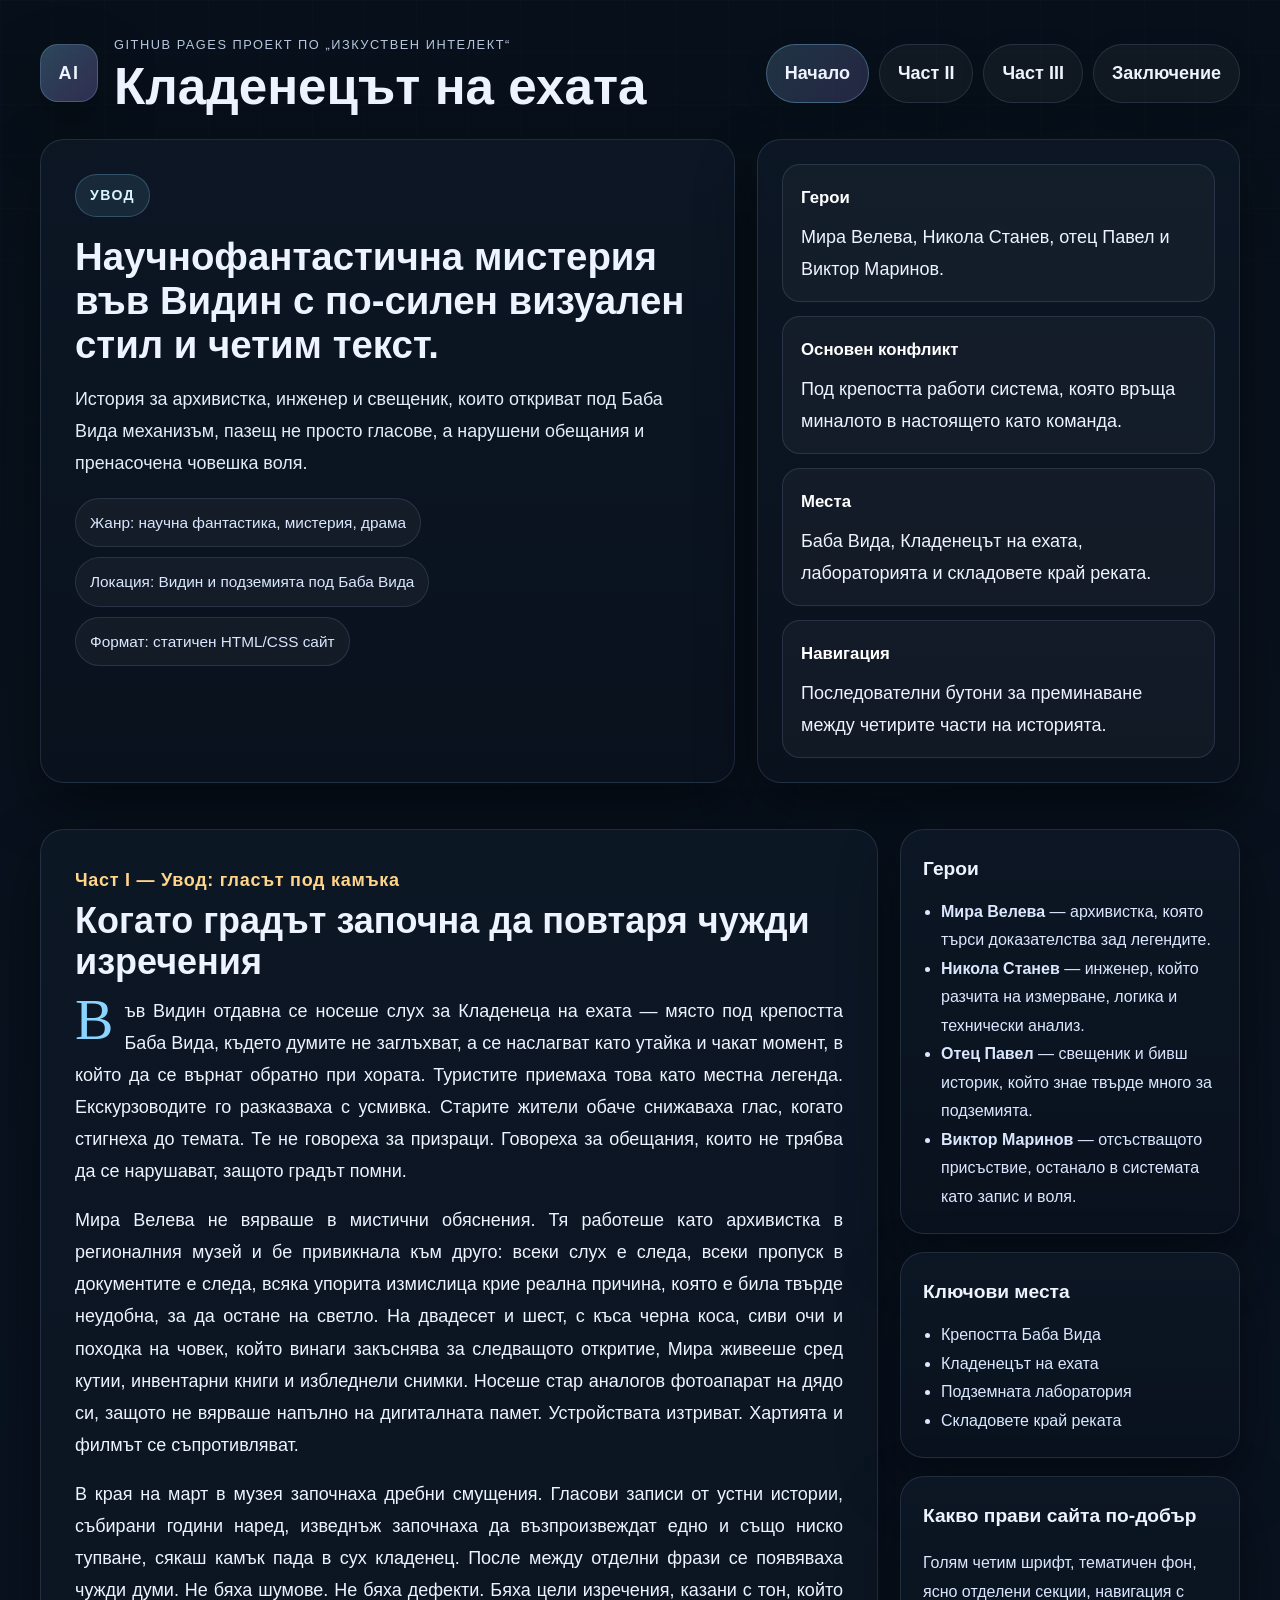
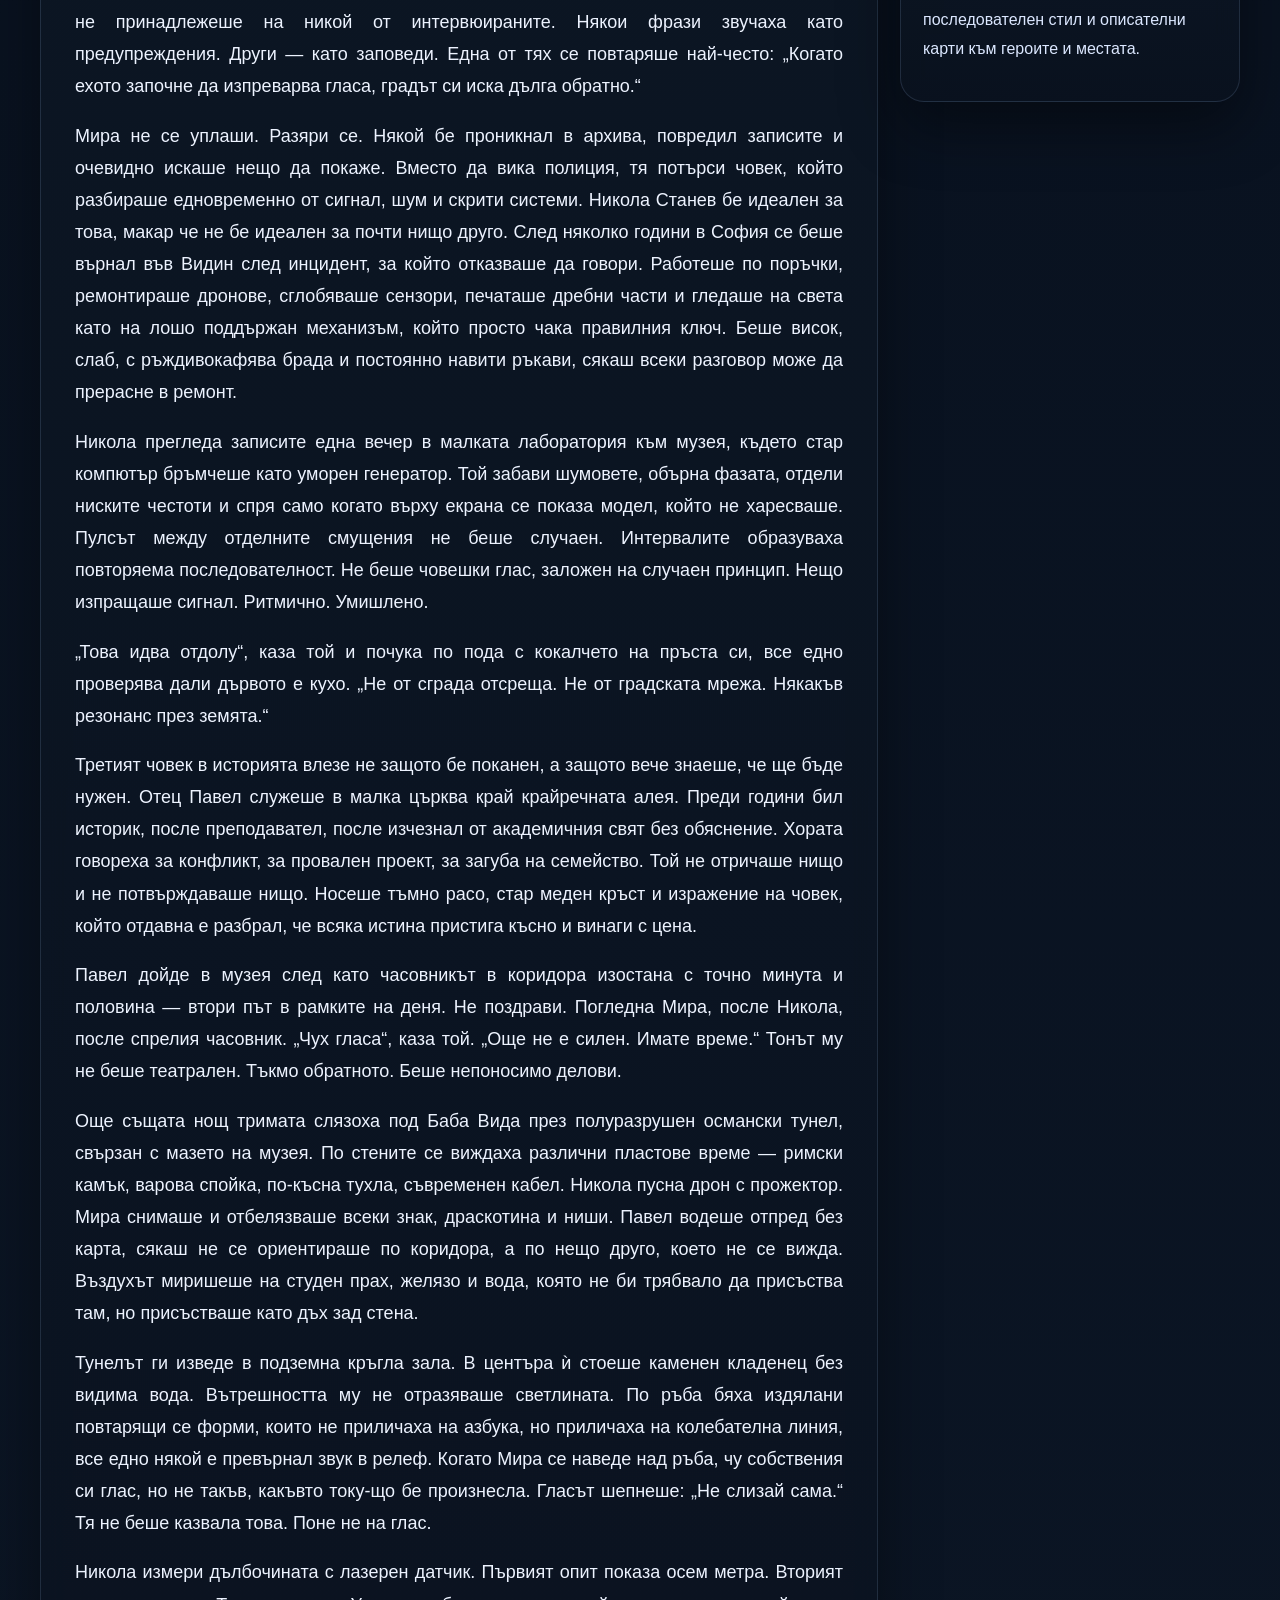
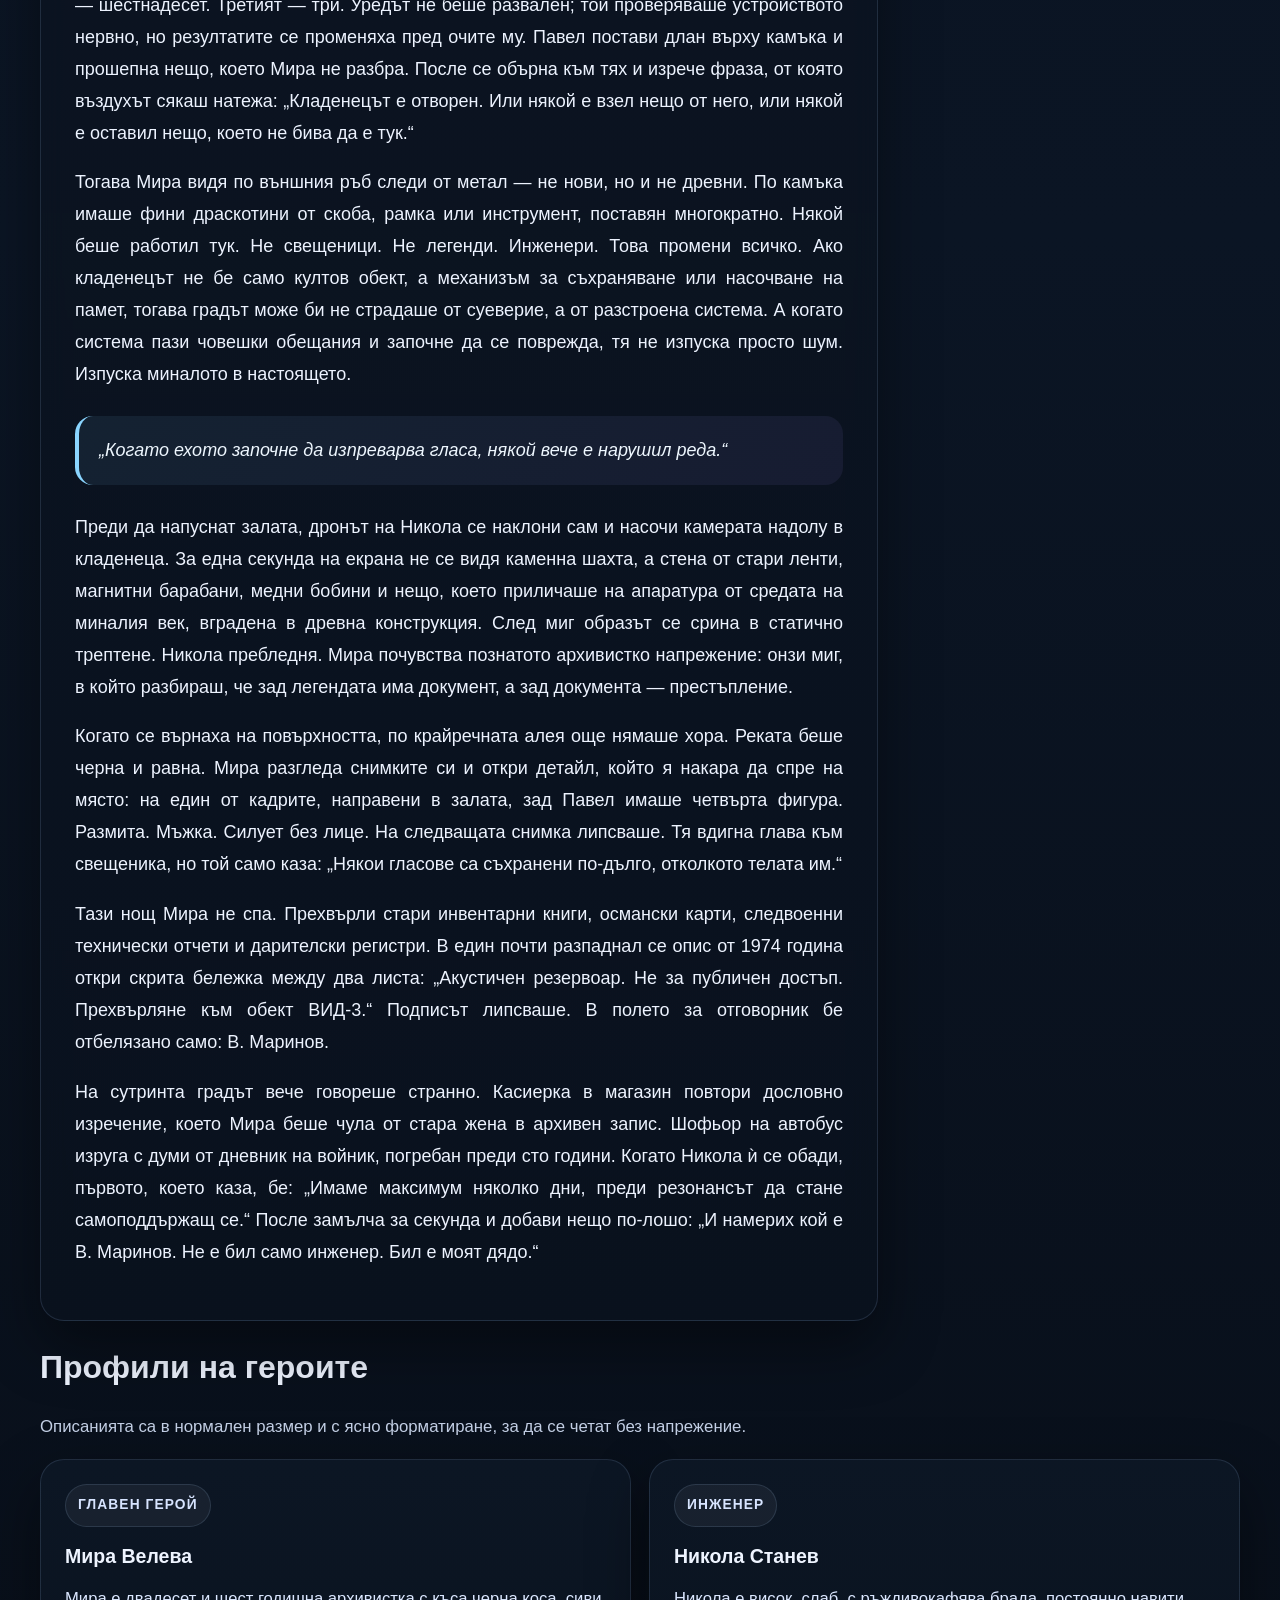
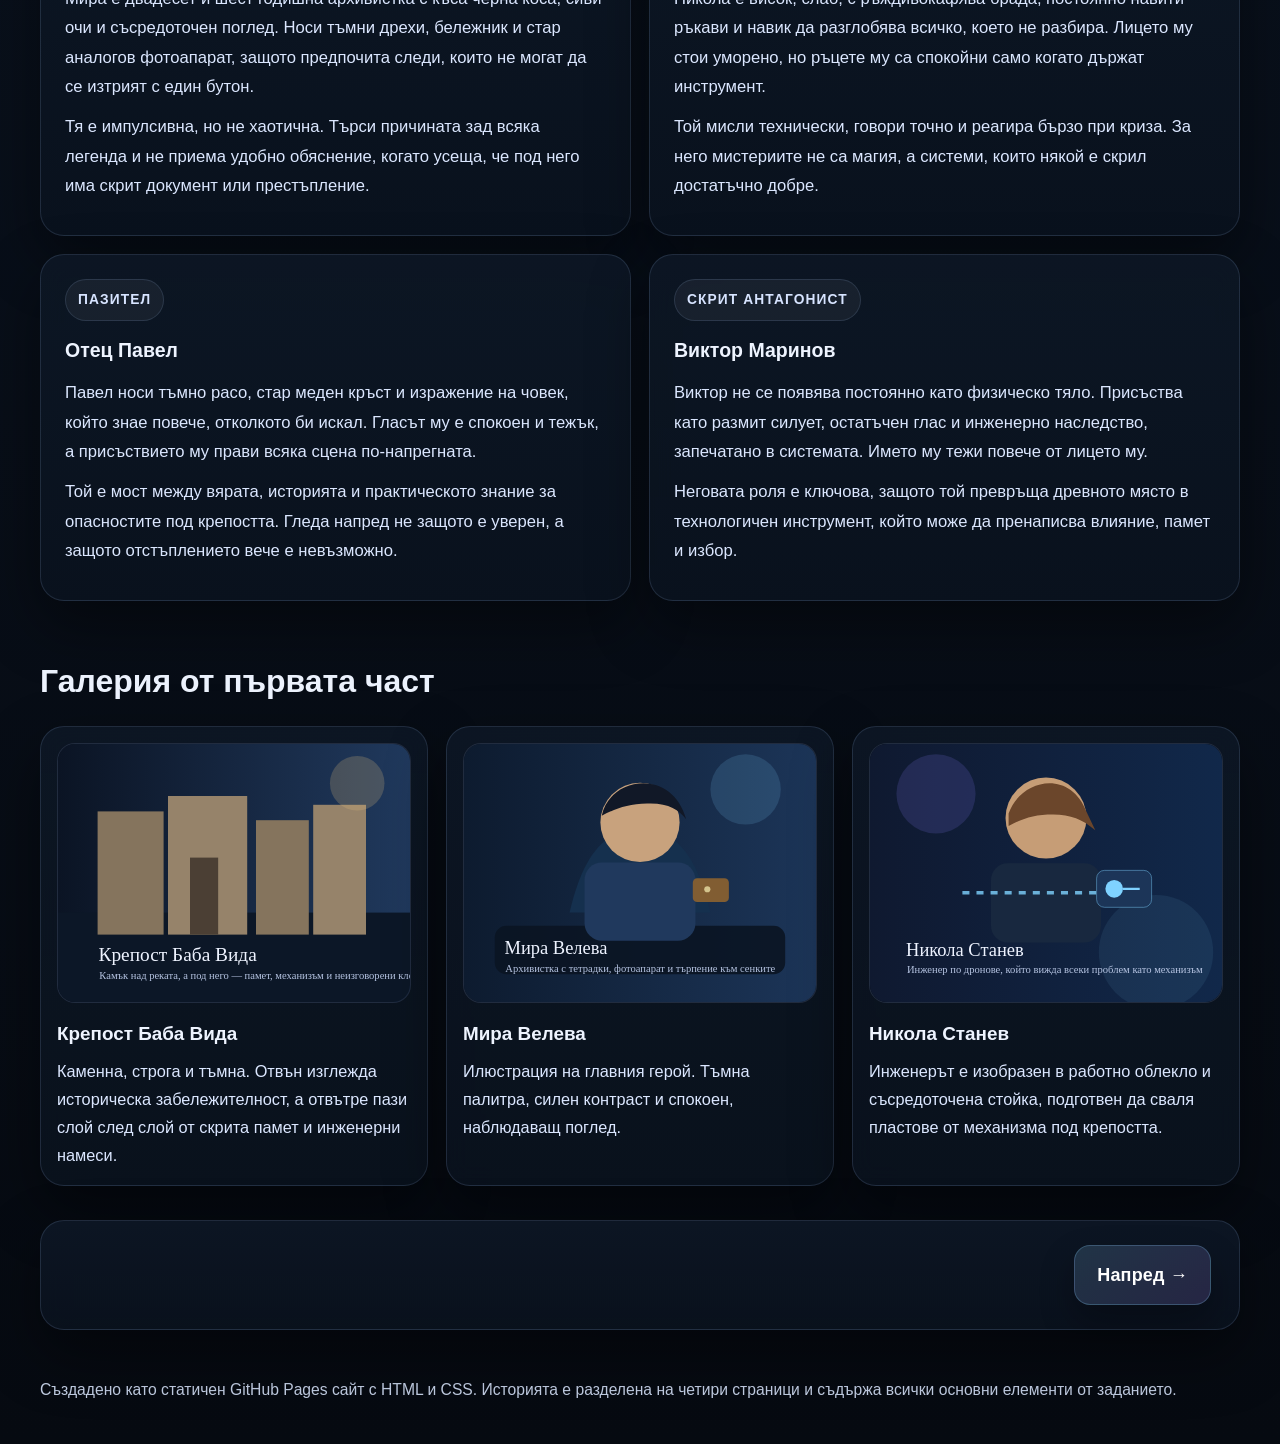
<file: index.html>
<!DOCTYPE html>
<html lang="bg">
<head>
  <meta charset="UTF-8">
  <meta name="viewport" content="width=device-width, initial-scale=1.0">
  <title>Кладенецът на ехата — Част I</title>
  <link rel="stylesheet" href="assets/style.css">
</head>
<body>
  <header class="hero">
    <div class="wrapper">
      <div class="topbar">
        <div class="brand">
          <div class="brand-mark">AI</div>
          <div>
            <small>GitHub Pages проект по „Изкуствен интелект“</small>
            <h1>Кладенецът на ехата</h1>
          </div>
        </div>
        <nav class="nav"><a href="index.html" class="active">Начало</a><a href="chapter2.html" class="">Част II</a><a href="chapter3.html" class="">Част III</a><a href="epilogue.html" class="">Заключение</a></nav>
      </div>
      <div class="hero-grid">
        <section class="panel hero-copy">
          <span class="kicker">Увод</span>
          <h2>Научнофантастична мистерия във Видин с по-силен визуален стил и четим текст.</h2>
          <p class="lead">История за архивистка, инженер и свещеник, които откриват под Баба Вида механизъм, пазещ не просто гласове, а нарушени обещания и пренасочена човешка воля.</p>
          <div class="badges"><span class="badge">Жанр: научна фантастика, мистерия, драма</span><span class="badge">Локация: Видин и подземията под Баба Вида</span><span class="badge">Формат: статичен HTML/CSS сайт</span></div>
        </section>
        <aside class="panel hero-aside"><div class="stat-card"><strong>Герои</strong>Мира Велева, Никола Станев, отец Павел и Виктор Маринов.</div><div class="stat-card"><strong>Основен конфликт</strong>Под крепостта работи система, която връща миналото в настоящето като команда.</div><div class="stat-card"><strong>Места</strong>Баба Вида, Кладенецът на ехата, лабораторията и складовете край реката.</div><div class="stat-card"><strong>Навигация</strong>Последователни бутони за преминаване между четирите части на историята.</div></aside>
      </div>
    </div>
  </header>

  <main class="section">
    <div class="wrapper">
      <div class="story-shell">
        <section class="panel story"><div class="subtitle">Част I — Увод: гласът под камъка</div>
<h2>Когато градът започна да повтаря чужди изречения</h2>
<p class="dropcap">Във Видин отдавна се носеше слух за Кладенеца на ехата — място под крепостта Баба Вида, където думите не заглъхват, а се наслагват като утайка и чакат момент, в който да се върнат обратно при хората. Туристите приемаха това като местна легенда. Екскурзоводите го разказваха с усмивка. Старите жители обаче снижаваха глас, когато стигнеха до темата. Те не говореха за призраци. Говореха за обещания, които не трябва да се нарушават, защото градът помни.</p>
<p>Мира Велева не вярваше в мистични обяснения. Тя работеше като архивистка в регионалния музей и бе привикнала към друго: всеки слух е следа, всеки пропуск в документите е следа, всяка упорита измислица крие реална причина, която е била твърде неудобна, за да остане на светло. На двадесет и шест, с къса черна коса, сиви очи и походка на човек, който винаги закъснява за следващото откритие, Мира живееше сред кутии, инвентарни книги и избледнели снимки. Носеше стар аналогов фотоапарат на дядо си, защото не вярваше напълно на дигиталната памет. Устройствата изтриват. Хартията и филмът се съпротивляват.</p>
<p>В края на март в музея започнаха дребни смущения. Гласови записи от устни истории, събирани години наред, изведнъж започнаха да възпроизвеждат едно и също ниско тупване, сякаш камък пада в сух кладенец. После между отделни фрази се появяваха чужди думи. Не бяха шумове. Не бяха дефекти. Бяха цели изречения, казани с тон, който не принадлежеше на никой от интервюираните. Някои фрази звучаха като предупреждения. Други — като заповеди. Една от тях се повтаряше най-често: „Когато ехото започне да изпреварва гласа, градът си иска дълга обратно.“</p>
<p>Мира не се уплаши. Разяри се. Някой бе проникнал в архива, повредил записите и очевидно искаше нещо да покаже. Вместо да вика полиция, тя потърси човек, който разбираше едновременно от сигнал, шум и скрити системи. Никола Станев бе идеален за това, макар че не бе идеален за почти нищо друго. След няколко години в София се беше върнал във Видин след инцидент, за който отказваше да говори. Работеше по поръчки, ремонтираше дронове, сглобяваше сензори, печаташе дребни части и гледаше на света като на лошо поддържан механизъм, който просто чака правилния ключ. Беше висок, слаб, с ръждивокафява брада и постоянно навити ръкави, сякаш всеки разговор може да прерасне в ремонт.</p>
<p>Никола прегледа записите една вечер в малката лаборатория към музея, където стар компютър бръмчеше като уморен генератор. Той забави шумовете, обърна фазата, отдели ниските честоти и спря само когато върху екрана се показа модел, който не харесваше. Пулсът между отделните смущения не беше случаен. Интервалите образуваха повторяема последователност. Не беше човешки глас, заложен на случаен принцип. Нещо изпращаше сигнал. Ритмично. Умишлено.</p>
<p>„Това идва отдолу“, каза той и почука по пода с кокалчето на пръста си, все едно проверява дали дървото е кухо. „Не от сграда отсреща. Не от градската мрежа. Някакъв резонанс през земята.“</p>
<p>Третият човек в историята влезе не защото бе поканен, а защото вече знаеше, че ще бъде нужен. Отец Павел служеше в малка църква край крайречната алея. Преди години бил историк, после преподавател, после изчезнал от академичния свят без обяснение. Хората говореха за конфликт, за провален проект, за загуба на семейство. Той не отричаше нищо и не потвърждаваше нищо. Носеше тъмно расо, стар меден кръст и изражение на човек, който отдавна е разбрал, че всяка истина пристига късно и винаги с цена.</p>
<p>Павел дойде в музея след като часовникът в коридора изостана с точно минута и половина — втори път в рамките на деня. Не поздрави. Погледна Мира, после Никола, после спрелия часовник. „Чух гласа“, каза той. „Още не е силен. Имате време.“ Тонът му не беше театрален. Тъкмо обратното. Беше непоносимо делови.</p>
<p>Още същата нощ тримата слязоха под Баба Вида през полуразрушен османски тунел, свързан с мазето на музея. По стените се виждаха различни пластове време — римски камък, варова спойка, по-късна тухла, съвременен кабел. Никола пусна дрон с прожектор. Мира снимаше и отбелязваше всеки знак, драскотина и ниши. Павел водеше отпред без карта, сякаш не се ориентираше по коридора, а по нещо друго, което не се вижда. Въздухът миришеше на студен прах, желязо и вода, която не би трябвало да присъства там, но присъстваше като дъх зад стена.</p>
<p>Тунелът ги изведе в подземна кръгла зала. В центъра ѝ стоеше каменен кладенец без видима вода. Вътрешността му не отразяваше светлината. По ръба бяха издялани повтарящи се форми, които не приличаха на азбука, но приличаха на колебателна линия, все едно някой е превърнал звук в релеф. Когато Мира се наведе над ръба, чу собствения си глас, но не такъв, какъвто току-що бе произнесла. Гласът шепнеше: „Не слизай сама.“ Тя не беше казвала това. Поне не на глас.</p>
<p>Никола измери дълбочината с лазерен датчик. Първият опит показа осем метра. Вторият — шестнадесет. Третият — три. Уредът не беше развален; той проверяваше устройството нервно, но резултатите се променяха пред очите му. Павел постави длан върху камъка и прошепна нещо, което Мира не разбра. После се обърна към тях и изрече фраза, от която въздухът сякаш натежа: „Кладенецът е отворен. Или някой е взел нещо от него, или някой е оставил нещо, което не бива да е тук.“</p>
<p>Тогава Мира видя по външния ръб следи от метал — не нови, но и не древни. По камъка имаше фини драскотини от скоба, рамка или инструмент, поставян многократно. Някой беше работил тук. Не свещеници. Не легенди. Инженери. Това промени всичко. Ако кладенецът не бе само култов обект, а механизъм за съхраняване или насочване на памет, тогава градът може би не страдаше от суеверие, а от разстроена система. А когато система пази човешки обещания и започне да се поврежда, тя не изпуска просто шум. Изпуска миналото в настоящето.</p>
<div class="quote">„Когато ехото започне да изпреварва гласа, някой вече е нарушил реда.“</div>
<p>Преди да напуснат залата, дронът на Никола се наклони сам и насочи камерата надолу в кладенеца. За една секунда на екрана не се видя каменна шахта, а стена от стари ленти, магнитни барабани, медни бобини и нещо, което приличаше на апаратура от средата на миналия век, вградена в древна конструкция. След миг образът се срина в статично трептене. Никола пребледня. Мира почувства познатото архивистко напрежение: онзи миг, в който разбираш, че зад легендата има документ, а зад документа — престъпление.</p>
<p>Когато се върнаха на повърхността, по крайречната алея още нямаше хора. Реката беше черна и равна. Мира разгледа снимките си и откри детайл, който я накара да спре на място: на един от кадрите, направени в залата, зад Павел имаше четвърта фигура. Размита. Мъжка. Силует без лице. На следващата снимка липсваше. Тя вдигна глава към свещеника, но той само каза: „Някои гласове са съхранени по-дълго, отколкото телата им.“</p>
<p>Тази нощ Мира не спа. Прехвърли стари инвентарни книги, османски карти, следвоенни технически отчети и дарителски регистри. В един почти разпаднал се опис от 1974 година откри скрита бележка между два листа: „Акустичен резервоар. Не за публичен достъп. Прехвърляне към обект ВИД-3.“ Подписът липсваше. В полето за отговорник бе отбелязано само: В. Маринов.</p>
<p>На сутринта градът вече говореше странно. Касиерка в магазин повтори дословно изречение, което Мира беше чула от стара жена в архивен запис. Шофьор на автобус изруга с думи от дневник на войник, погребан преди сто години. Когато Никола ѝ се обади, първото, което каза, бе: „Имаме максимум няколко дни, преди резонансът да стане самоподдържащ се.“ После замълча за секунда и добави нещо по-лошо: „И намерих кой е В. Маринов. Не е бил само инженер. Бил е моят дядо.“</p></section>
        <aside class="side-stack">
<section class="panel side-card">
  <h3>Герои</h3>
  <ul>
    <li><strong>Мира Велева</strong> — архивистка, която търси доказателства зад легендите.</li>
    <li><strong>Никола Станев</strong> — инженер, който разчита на измерване, логика и технически анализ.</li>
    <li><strong>Отец Павел</strong> — свещеник и бивш историк, който знае твърде много за подземията.</li>
    <li><strong>Виктор Маринов</strong> — отсъстващото присъствие, останало в системата като запис и воля.</li>
  </ul>
</section>
<section class="panel side-card">
  <h3>Ключови места</h3>
  <ul>
    <li>Крепостта Баба Вида</li>
    <li>Кладенецът на ехата</li>
    <li>Подземната лаборатория</li>
    <li>Складовете край реката</li>
  </ul>
</section>
<section class="panel side-card">
  <h3>Какво прави сайта по-добър</h3>
  <p>Голям четим шрифт, тематичен фон, ясно отделени секции, навигация с последователен стил и описателни карти към героите и местата.</p>
</section>
</aside>
      </div>
      
<section class="section">
  <h2 class="section-title">Профили на героите</h2>
  <p class="section-note">Описанията са в нормален размер и с ясно форматиране, за да се четат без напрежение.</p>
  <div class="dossier-grid">
    <article class="panel dossier"><span class="label">Главен герой</span><h3>Мира Велева</h3><p>Мира е двадесет и шест годишна архивистка с къса черна коса, сиви очи и съсредоточен поглед. Носи тъмни дрехи, бележник и стар аналогов фотоапарат, защото предпочита следи, които не могат да се изтрият с един бутон.</p><p>Тя е импулсивна, но не хаотична. Търси причината зад всяка легенда и не приема удобно обяснение, когато усеща, че под него има скрит документ или престъпление.</p></article>
    <article class="panel dossier"><span class="label">Инженер</span><h3>Никола Станев</h3><p>Никола е висок, слаб, с ръждивокафява брада, постоянно навити ръкави и навик да разглобява всичко, което не разбира. Лицето му стои уморено, но ръцете му са спокойни само когато държат инструмент.</p><p>Той мисли технически, говори точно и реагира бързо при криза. За него мистериите не са магия, а системи, които някой е скрил достатъчно добре.</p></article>
    <article class="panel dossier"><span class="label">Пазител</span><h3>Отец Павел</h3><p>Павел носи тъмно расо, стар меден кръст и изражение на човек, който знае повече, отколкото би искал. Гласът му е спокоен и тежък, а присъствието му прави всяка сцена по-напрегната.</p><p>Той е мост между вярата, историята и практическото знание за опасностите под крепостта. Гледа напред не защото е уверен, а защото отстъплението вече е невъзможно.</p></article>
    <article class="panel dossier"><span class="label">Скрит антагонист</span><h3>Виктор Маринов</h3><p>Виктор не се появява постоянно като физическо тяло. Присъства като размит силует, остатъчен глас и инженерно наследство, запечатано в системата. Името му тежи повече от лицето му.</p><p>Неговата роля е ключова, защото той превръща древното място в технологичен инструмент, който може да пренаписва влияние, памет и избор.</p></article>
  </div>
</section>
<section class="section">
  <h2 class="section-title">Галерия от първата част</h2>
  <div class="gallery">
    <article class="panel figure"><img src="assets/img/baba-vida.svg" alt="Крепост Баба Вида"><h3>Крепост Баба Вида</h3><p>Каменна, строга и тъмна. Отвън изглежда историческа забележителност, а отвътре пази слой след слой от скрита памет и инженерни намеси.</p></article>
    <article class="panel figure"><img src="assets/img/mira.svg" alt="Мира Велева"><h3>Мира Велева</h3><p>Илюстрация на главния герой. Тъмна палитра, силен контраст и спокоен, наблюдаващ поглед.</p></article>
    <article class="panel figure"><img src="assets/img/nikola.svg" alt="Никола Станев"><h3>Никола Станев</h3><p>Инженерът е изобразен в работно облекло и съсредоточена стойка, подготвен да сваля пластове от механизма под крепостта.</p></article>
  </div>
</section>

      <div class="panel nav-cta"><span></span><a class="btn" href="chapter2.html">Напред →</a></div>
    </div>
  </main>

  <footer class="footer">
    <div class="wrapper">Създадено като статичен GitHub Pages сайт с HTML и CSS. Историята е разделена на четири страници и съдържа всички основни елементи от заданието.</div>
  </footer>
</body>
</html>
</file>
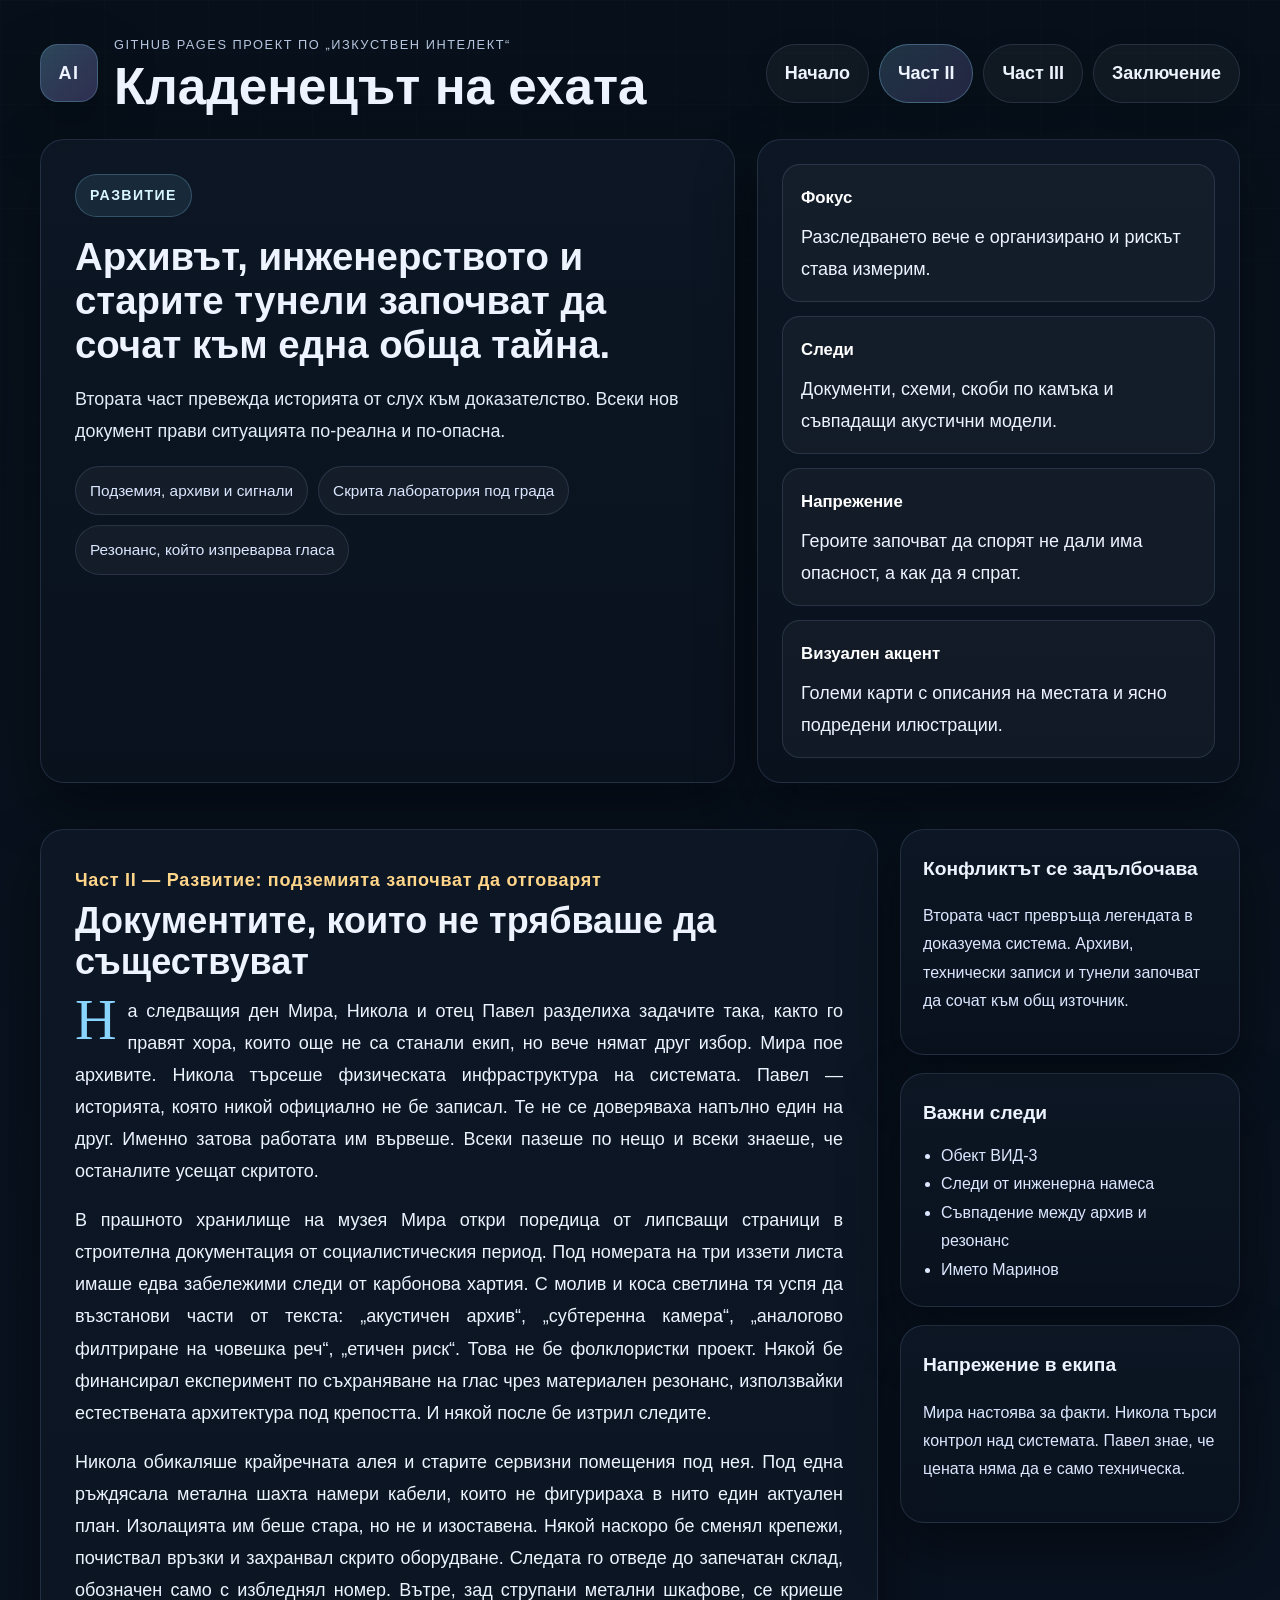
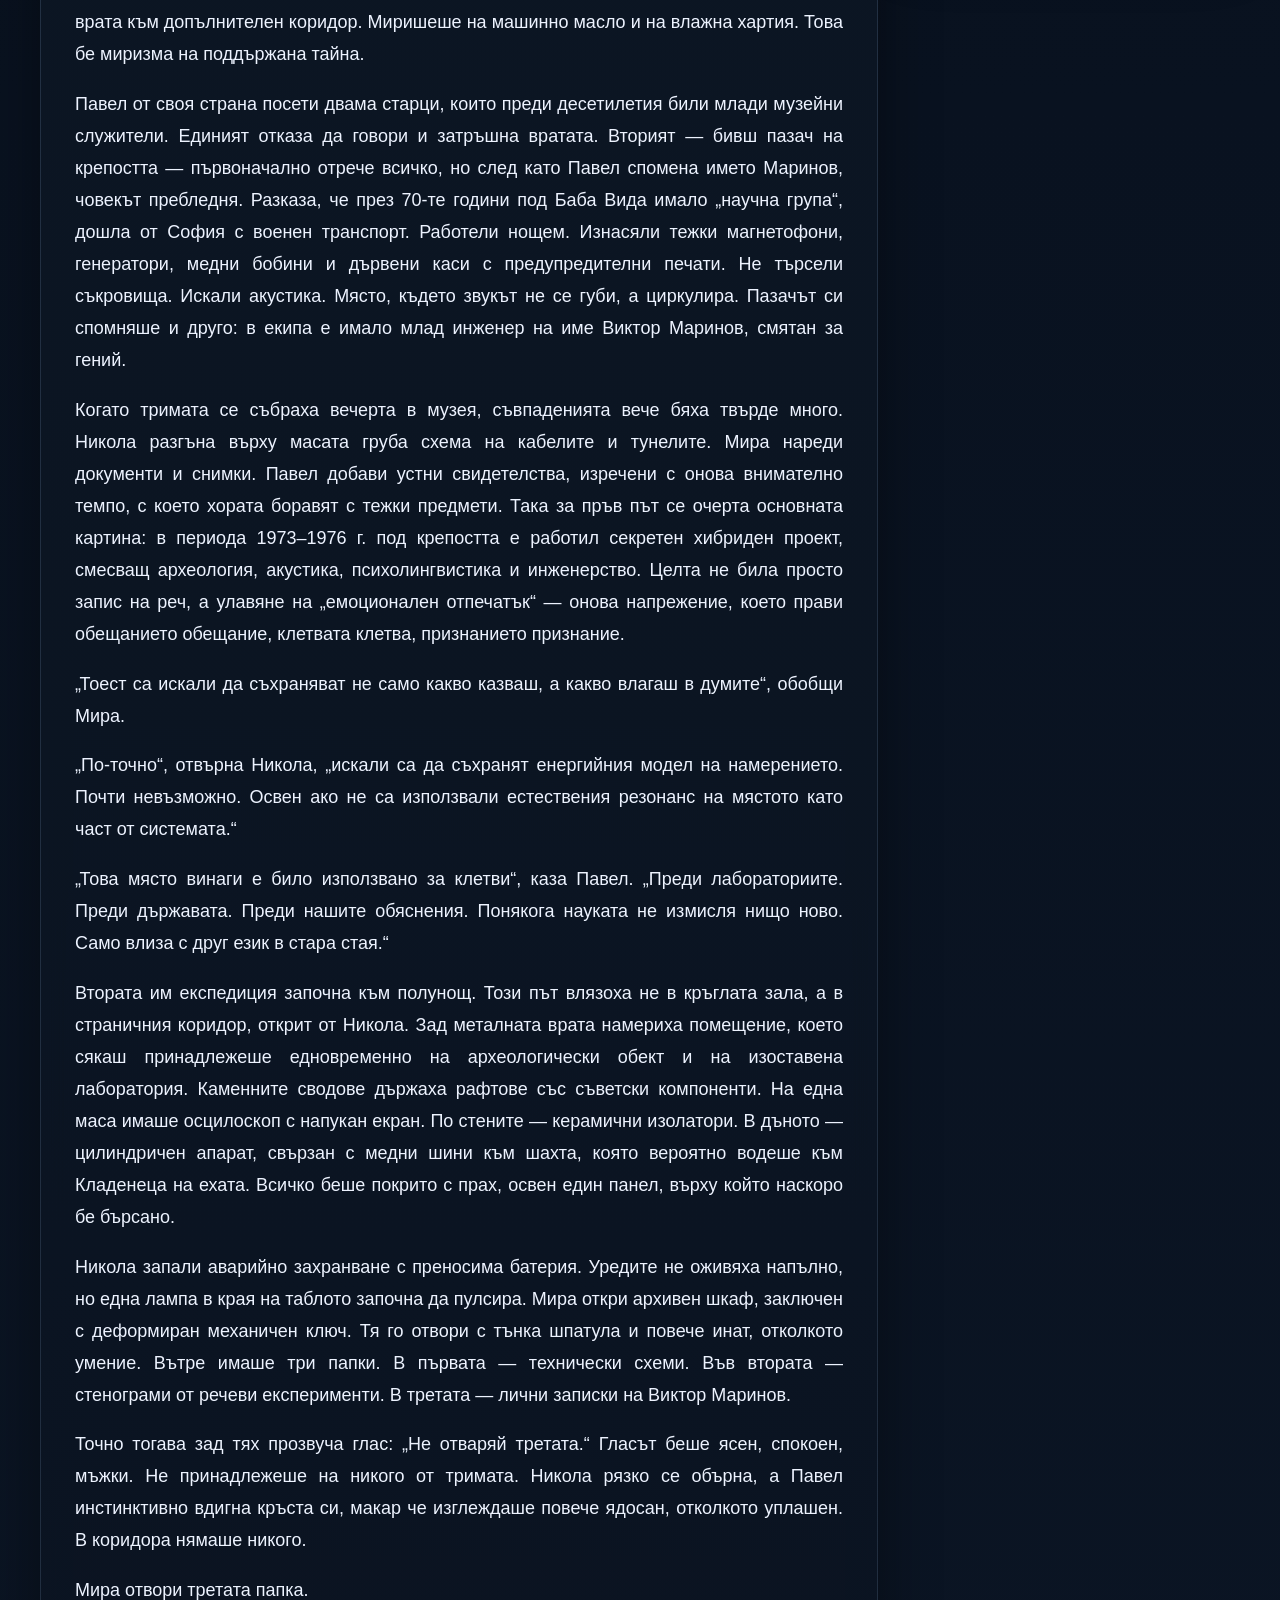
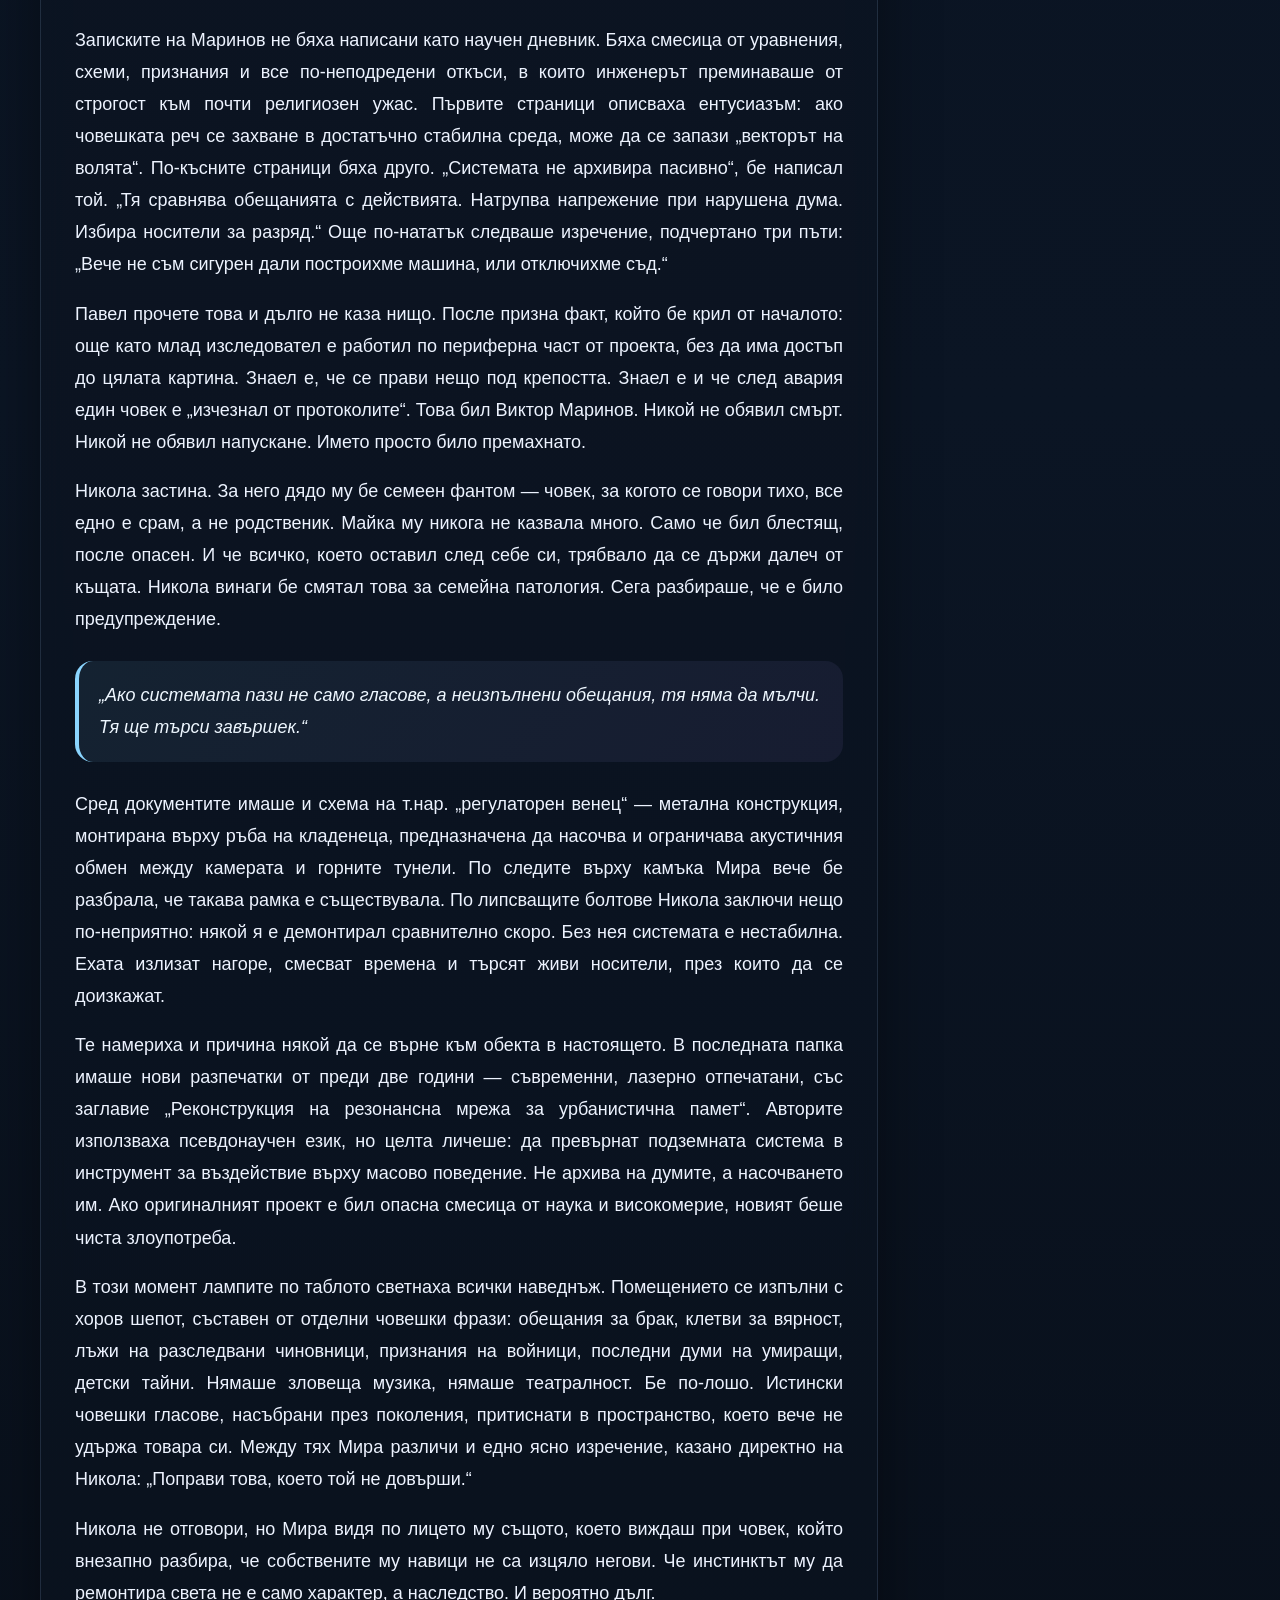
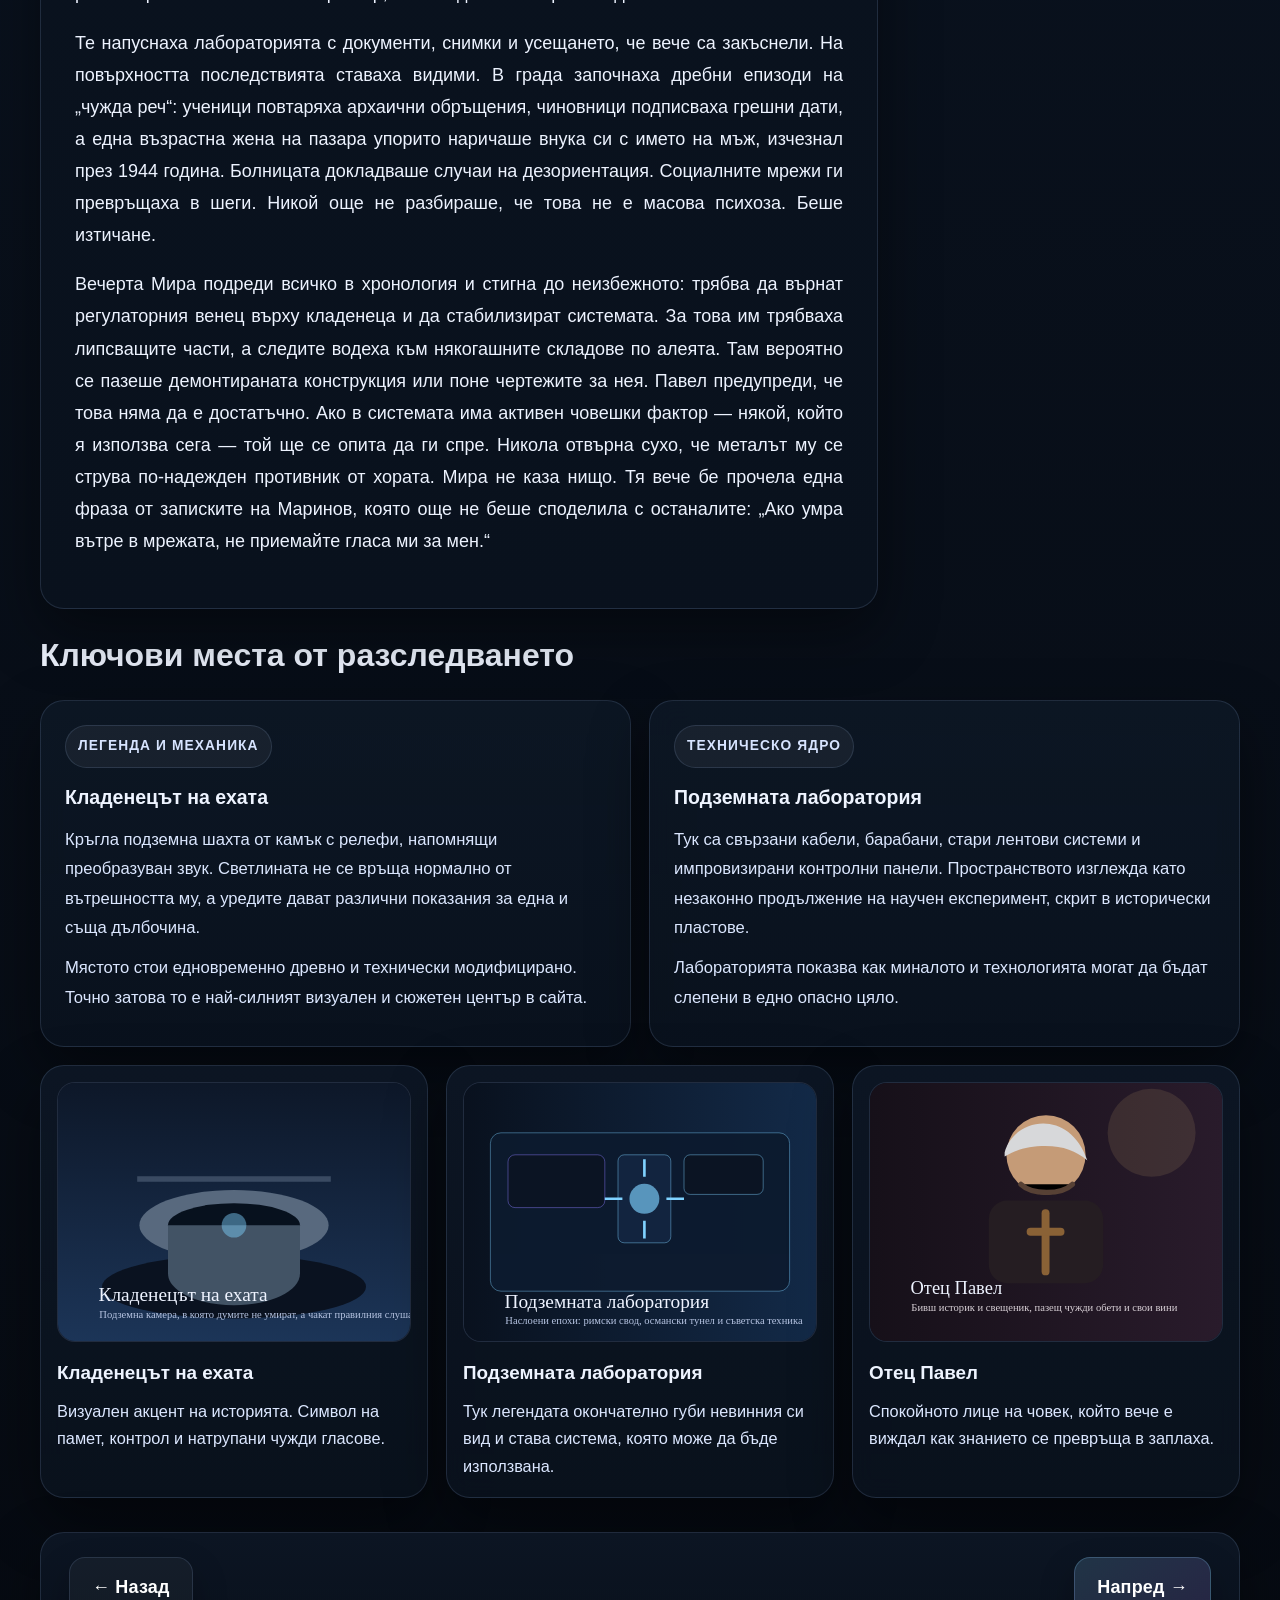
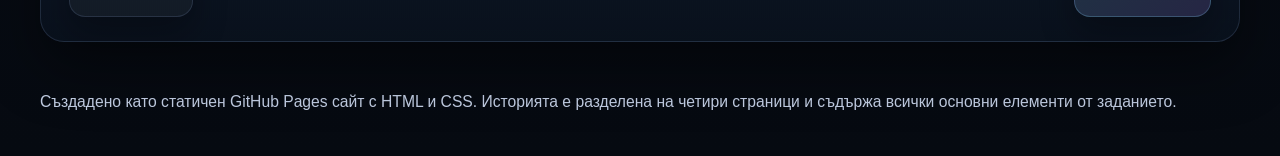
<file: chapter2.html>
<!DOCTYPE html>
<html lang="bg">
<head>
  <meta charset="UTF-8">
  <meta name="viewport" content="width=device-width, initial-scale=1.0">
  <title>Кладенецът на ехата — Част II</title>
  <link rel="stylesheet" href="assets/style.css">
</head>
<body>
  <header class="hero">
    <div class="wrapper">
      <div class="topbar">
        <div class="brand">
          <div class="brand-mark">AI</div>
          <div>
            <small>GitHub Pages проект по „Изкуствен интелект“</small>
            <h1>Кладенецът на ехата</h1>
          </div>
        </div>
        <nav class="nav"><a href="index.html" class="">Начало</a><a href="chapter2.html" class="active">Част II</a><a href="chapter3.html" class="">Част III</a><a href="epilogue.html" class="">Заключение</a></nav>
      </div>
      <div class="hero-grid">
        <section class="panel hero-copy">
          <span class="kicker">Развитие</span>
          <h2>Архивът, инженерството и старите тунели започват да сочат към една обща тайна.</h2>
          <p class="lead">Втората част превежда историята от слух към доказателство. Всеки нов документ прави ситуацията по-реална и по-опасна.</p>
          <div class="badges"><span class="badge">Подземия, архиви и сигнали</span><span class="badge">Скрита лаборатория под града</span><span class="badge">Резонанс, който изпреварва гласа</span></div>
        </section>
        <aside class="panel hero-aside"><div class="stat-card"><strong>Фокус</strong>Разследването вече е организирано и рискът става измерим.</div><div class="stat-card"><strong>Следи</strong>Документи, схеми, скоби по камъка и съвпадащи акустични модели.</div><div class="stat-card"><strong>Напрежение</strong>Героите започват да спорят не дали има опасност, а как да я спрат.</div><div class="stat-card"><strong>Визуален акцент</strong>Големи карти с описания на местата и ясно подредени илюстрации.</div></aside>
      </div>
    </div>
  </header>

  <main class="section">
    <div class="wrapper">
      <div class="story-shell">
        <section class="panel story"><div class="subtitle">Част II — Развитие: подземията започват да отговарят</div>
<h2>Документите, които не трябваше да съществуват</h2>
<p class="dropcap">На следващия ден Мира, Никола и отец Павел разделиха задачите така, както го правят хора, които още не са станали екип, но вече нямат друг избор. Мира пое архивите. Никола търсеше физическата инфраструктура на системата. Павел — историята, която никой официално не бе записал. Те не се доверяваха напълно един на друг. Именно затова работата им вървеше. Всеки пазеше по нещо и всеки знаеше, че останалите усещат скритото.</p>
<p>В прашното хранилище на музея Мира откри поредица от липсващи страници в строителна документация от социалистическия период. Под номерата на три иззети листа имаше едва забележими следи от карбонова хартия. С молив и коса светлина тя успя да възстанови части от текста: „акустичен архив“, „субтеренна камера“, „аналогово филтриране на човешка реч“, „етичен риск“. Това не бе фолклористки проект. Някой бе финансирал експеримент по съхраняване на глас чрез материален резонанс, използвайки естествената архитектура под крепостта. И някой после бе изтрил следите.</p>
<p>Никола обикаляше крайречната алея и старите сервизни помещения под нея. Под една ръждясала метална шахта намери кабели, които не фигурираха в нито един актуален план. Изолацията им беше стара, но не и изоставена. Някой наскоро бе сменял крепежи, почиствал връзки и захранвал скрито оборудване. Следата го отведе до запечатан склад, обозначен само с избледнял номер. Вътре, зад струпани метални шкафове, се криеше врата към допълнителен коридор. Миришеше на машинно масло и на влажна хартия. Това бе миризма на поддържана тайна.</p>
<p>Павел от своя страна посети двама старци, които преди десетилетия били млади музейни служители. Единият отказа да говори и затръшна вратата. Вторият — бивш пазач на крепостта — първоначално отрече всичко, но след като Павел спомена името Маринов, човекът пребледня. Разказа, че през 70-те години под Баба Вида имало „научна група“, дошла от София с военен транспорт. Работели нощем. Изнасяли тежки магнетофони, генератори, медни бобини и дървени каси с предупредителни печати. Не търсели съкровища. Искали акустика. Място, където звукът не се губи, а циркулира. Пазачът си спомняше и друго: в екипа е имало млад инженер на име Виктор Маринов, смятан за гений.</p>
<p>Когато тримата се събраха вечерта в музея, съвпаденията вече бяха твърде много. Никола разгъна върху масата груба схема на кабелите и тунелите. Мира нареди документи и снимки. Павел добави устни свидетелства, изречени с онова внимателно темпо, с което хората боравят с тежки предмети. Така за пръв път се очерта основната картина: в периода 1973–1976 г. под крепостта е работил секретен хибриден проект, смесващ археология, акустика, психолингвистика и инженерство. Целта не била просто запис на реч, а улавяне на „емоционален отпечатък“ — онова напрежение, което прави обещанието обещание, клетвата клетва, признанието признание.</p>
<p>„Тоест са искали да съхраняват не само какво казваш, а какво влагаш в думите“, обобщи Мира.</p>
<p>„По-точно“, отвърна Никола, „искали са да съхранят енергийния модел на намерението. Почти невъзможно. Освен ако не са използвали естествения резонанс на мястото като част от системата.“</p>
<p>„Това място винаги е било използвано за клетви“, каза Павел. „Преди лабораториите. Преди държавата. Преди нашите обяснения. Понякога науката не измисля нищо ново. Само влиза с друг език в стара стая.“</p>
<p>Втората им експедиция започна към полунощ. Този път влязоха не в кръглата зала, а в страничния коридор, открит от Никола. Зад металната врата намериха помещение, което сякаш принадлежеше едновременно на археологически обект и на изоставена лаборатория. Каменните сводове държаха рафтове със съветски компоненти. На една маса имаше осцилоскоп с напукан екран. По стените — керамични изолатори. В дъното — цилиндричен апарат, свързан с медни шини към шахта, която вероятно водеше към Кладенеца на ехата. Всичко беше покрито с прах, освен един панел, върху който наскоро бе бърсано.</p>
<p>Никола запали аварийно захранване с преносима батерия. Уредите не оживяха напълно, но една лампа в края на таблото започна да пулсира. Мира откри архивен шкаф, заключен с деформиран механичен ключ. Тя го отвори с тънка шпатула и повече инат, отколкото умение. Вътре имаше три папки. В първата — технически схеми. Във втората — стенограми от речеви експерименти. В третата — лични записки на Виктор Маринов.</p>
<p>Точно тогава зад тях прозвуча глас: „Не отваряй третата.“ Гласът беше ясен, спокоен, мъжки. Не принадлежеше на никого от тримата. Никола рязко се обърна, а Павел инстинктивно вдигна кръста си, макар че изглеждаше повече ядосан, отколкото уплашен. В коридора нямаше никого.</p>
<p>Мира отвори третата папка.</p>
<p>Записките на Маринов не бяха написани като научен дневник. Бяха смесица от уравнения, схеми, признания и все по-неподредени откъси, в които инженерът преминаваше от строгост към почти религиозен ужас. Първите страници описваха ентусиазъм: ако човешката реч се захване в достатъчно стабилна среда, може да се запази „векторът на волята“. По-късните страници бяха друго. „Системата не архивира пасивно“, бе написал той. „Тя сравнява обещанията с действията. Натрупва напрежение при нарушена дума. Избира носители за разряд.“ Още по-нататък следваше изречение, подчертано три пъти: „Вече не съм сигурен дали построихме машина, или отключихме съд.“</p>
<p>Павел прочете това и дълго не каза нищо. После призна факт, който бе крил от началото: още като млад изследовател е работил по периферна част от проекта, без да има достъп до цялата картина. Знаел е, че се прави нещо под крепостта. Знаел е и че след авария един човек е „изчезнал от протоколите“. Това бил Виктор Маринов. Никой не обявил смърт. Никой не обявил напускане. Името просто било премахнато.</p>
<p>Никола застина. За него дядо му бе семеен фантом — човек, за когото се говори тихо, все едно е срам, а не родственик. Майка му никога не казвала много. Само че бил блестящ, после опасен. И че всичко, което оставил след себе си, трябвало да се държи далеч от къщата. Никола винаги бе смятал това за семейна патология. Сега разбираше, че е било предупреждение.</p>
<div class="quote">„Ако системата пази не само гласове, а неизпълнени обещания, тя няма да мълчи. Тя ще търси завършек.“</div>
<p>Сред документите имаше и схема на т.нар. „регулаторен венец“ — метална конструкция, монтирана върху ръба на кладенеца, предназначена да насочва и ограничава акустичния обмен между камерата и горните тунели. По следите върху камъка Мира вече бе разбрала, че такава рамка е съществувала. По липсващите болтове Никола заключи нещо по-неприятно: някой я е демонтирал сравнително скоро. Без нея системата е нестабилна. Ехата излизат нагоре, смесват времена и търсят живи носители, през които да се доизкажат.</p>
<p>Те намериха и причина някой да се върне към обекта в настоящето. В последната папка имаше нови разпечатки от преди две години — съвременни, лазерно отпечатани, със заглавие „Реконструкция на резонансна мрежа за урбанистична памет“. Авторите използваха псевдонаучен език, но целта личеше: да превърнат подземната система в инструмент за въздействие върху масово поведение. Не архива на думите, а насочването им. Ако оригиналният проект е бил опасна смесица от наука и високомерие, новият беше чиста злоупотреба.</p>
<p>В този момент лампите по таблото светнаха всички наведнъж. Помещението се изпълни с хоров шепот, съставен от отделни човешки фрази: обещания за брак, клетви за вярност, лъжи на разследвани чиновници, признания на войници, последни думи на умиращи, детски тайни. Нямаше зловеща музика, нямаше театралност. Бе по-лошо. Истински човешки гласове, насъбрани през поколения, притиснати в пространство, което вече не удържа товара си. Между тях Мира различи и едно ясно изречение, казано директно на Никола: „Поправи това, което той не довърши.“</p>
<p>Никола не отговори, но Мира видя по лицето му същото, което виждаш при човек, който внезапно разбира, че собствените му навици не са изцяло негови. Че инстинктът му да ремонтира света не е само характер, а наследство. И вероятно дълг.</p>
<p>Те напуснаха лабораторията с документи, снимки и усещането, че вече са закъснели. На повърхността последствията ставаха видими. В града започнаха дребни епизоди на „чужда реч“: ученици повтаряха архаични обръщения, чиновници подписваха грешни дати, а една възрастна жена на пазара упорито наричаше внука си с името на мъж, изчезнал през 1944 година. Болницата докладваше случаи на дезориентация. Социалните мрежи ги превръщаха в шеги. Никой още не разбираше, че това не е масова психоза. Беше изтичане.</p>
<p>Вечерта Мира подреди всичко в хронология и стигна до неизбежното: трябва да върнат регулаторния венец върху кладенеца и да стабилизират системата. За това им трябваха липсващите части, а следите водеха към някогашните складове по алеята. Там вероятно се пазеше демонтираната конструкция или поне чертежите за нея. Павел предупреди, че това няма да е достатъчно. Ако в системата има активен човешки фактор — някой, който я използва сега — той ще се опита да ги спре. Никола отвърна сухо, че металът му се струва по-надежден противник от хората. Мира не каза нищо. Тя вече бе прочела една фраза от записките на Маринов, която още не беше споделила с останалите: „Ако умра вътре в мрежата, не приемайте гласа ми за мен.“</p></section>
        <aside class="side-stack">
<section class="panel side-card"><h3>Конфликтът се задълбочава</h3><p>Втората част превръща легендата в доказуема система. Архиви, технически записи и тунели започват да сочат към общ източник.</p></section>
<section class="panel side-card"><h3>Важни следи</h3><ul><li>Обект ВИД-3</li><li>Следи от инженерна намеса</li><li>Съвпадение между архив и резонанс</li><li>Името Маринов</li></ul></section>
<section class="panel side-card"><h3>Напрежение в екипа</h3><p>Мира настоява за факти. Никола търси контрол над системата. Павел знае, че цената няма да е само техническа.</p></section>
</aside>
      </div>
      
<section class="section">
  <h2 class="section-title">Ключови места от разследването</h2>
  <div class="dossier-grid">
    <article class="panel dossier"><span class="label">Легенда и механика</span><h3>Кладенецът на ехата</h3><p>Кръгла подземна шахта от камък с релефи, напомнящи преобразуван звук. Светлината не се връща нормално от вътрешността му, а уредите дават различни показания за една и съща дълбочина.</p><p>Мястото стои едновременно древно и технически модифицирано. Точно затова то е най-силният визуален и сюжетен център в сайта.</p></article>
    <article class="panel dossier"><span class="label">Техническо ядро</span><h3>Подземната лаборатория</h3><p>Тук са свързани кабели, барабани, стари лентови системи и импровизирани контролни панели. Пространството изглежда като незаконно продължение на научен експеримент, скрит в исторически пластове.</p><p>Лабораторията показва как миналото и технологията могат да бъдат слепени в едно опасно цяло.</p></article>
  </div>
  <div class="gallery" style="margin-top:18px">
    <article class="panel figure"><img src="assets/img/well.svg" alt="Кладенецът на ехата"><h3>Кладенецът на ехата</h3><p>Визуален акцент на историята. Символ на памет, контрол и натрупани чужди гласове.</p></article>
    <article class="panel figure"><img src="assets/img/lab.svg" alt="Подземната лаборатория"><h3>Подземната лаборатория</h3><p>Тук легендата окончателно губи невинния си вид и става система, която може да бъде използвана.</p></article>
    <article class="panel figure"><img src="assets/img/pavel.svg" alt="Отец Павел"><h3>Отец Павел</h3><p>Спокойното лице на човек, който вече е виждал как знанието се превръща в заплаха.</p></article>
  </div>
</section>

      <div class="panel nav-cta"><a class="btn secondary" href="index.html">← Назад</a><a class="btn" href="chapter3.html">Напред →</a></div>
    </div>
  </main>

  <footer class="footer">
    <div class="wrapper">Създадено като статичен GitHub Pages сайт с HTML и CSS. Историята е разделена на четири страници и съдържа всички основни елементи от заданието.</div>
  </footer>
</body>
</html>
</file>
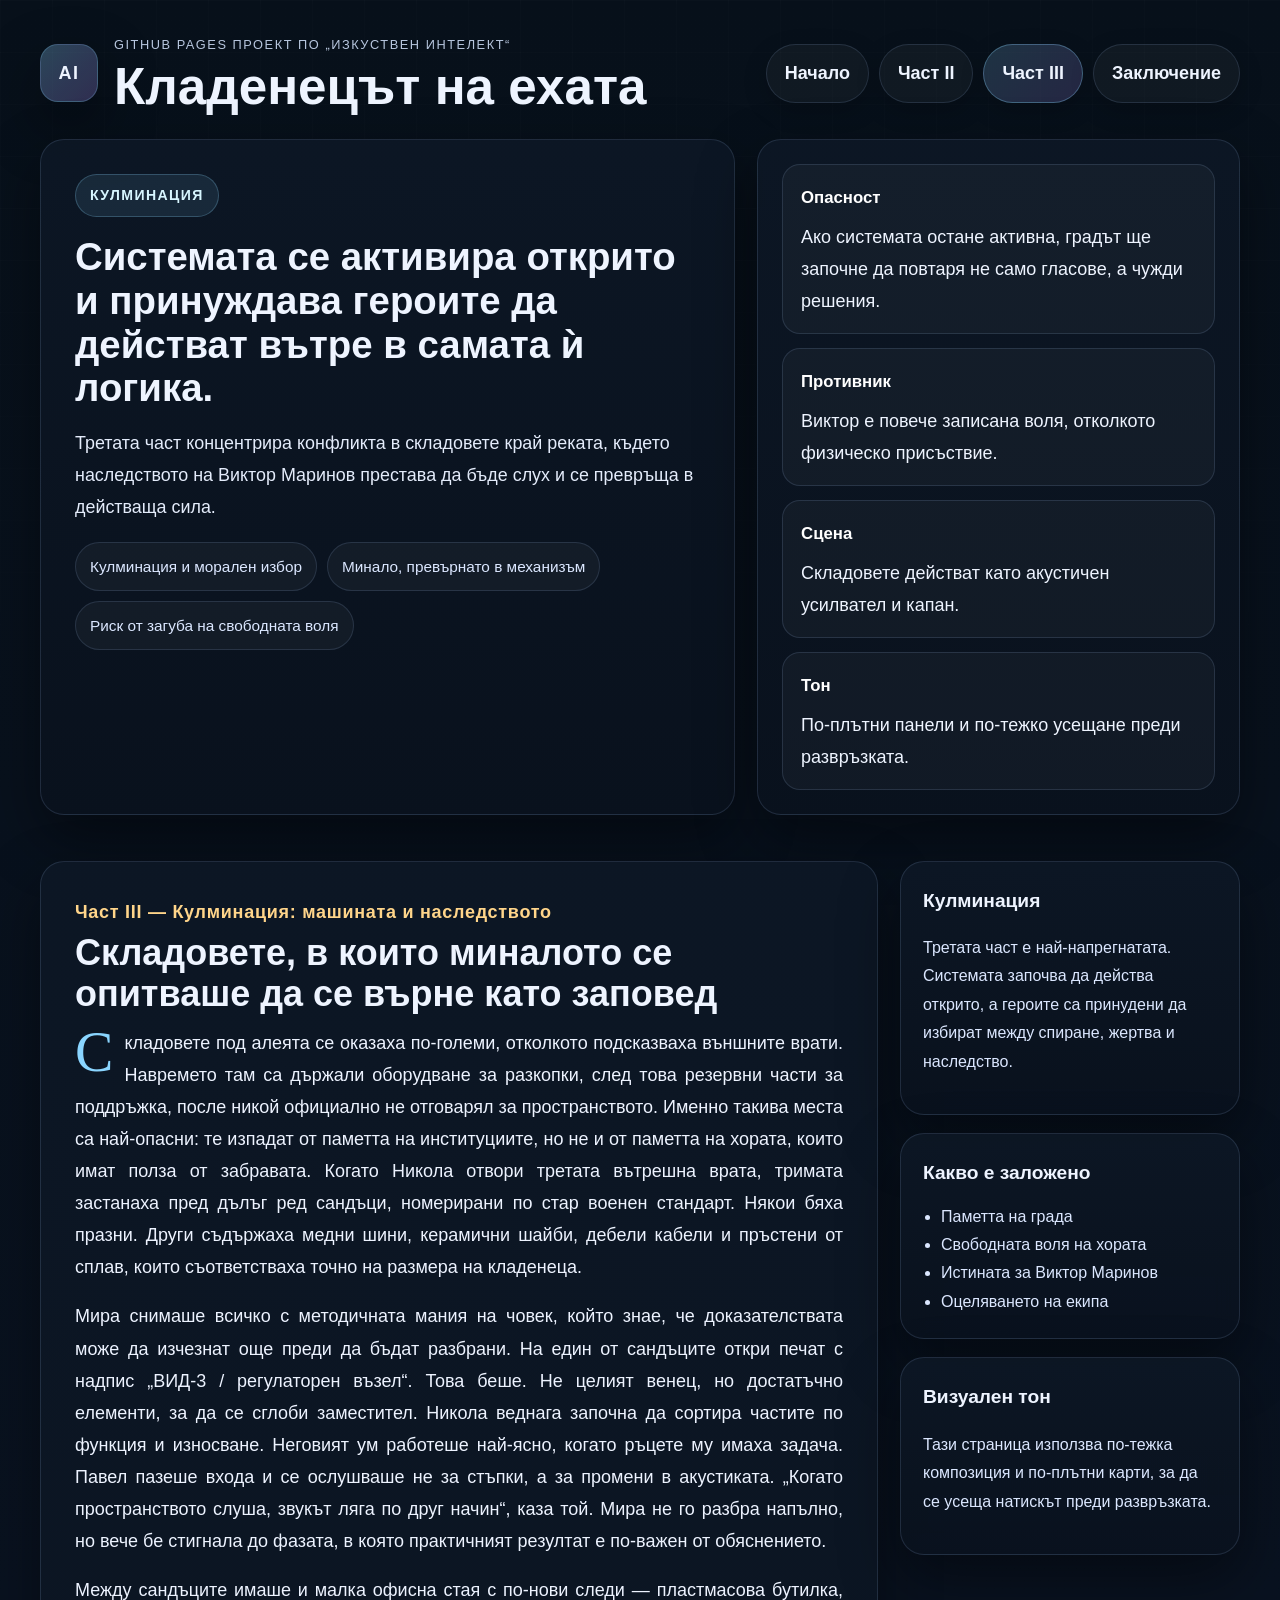
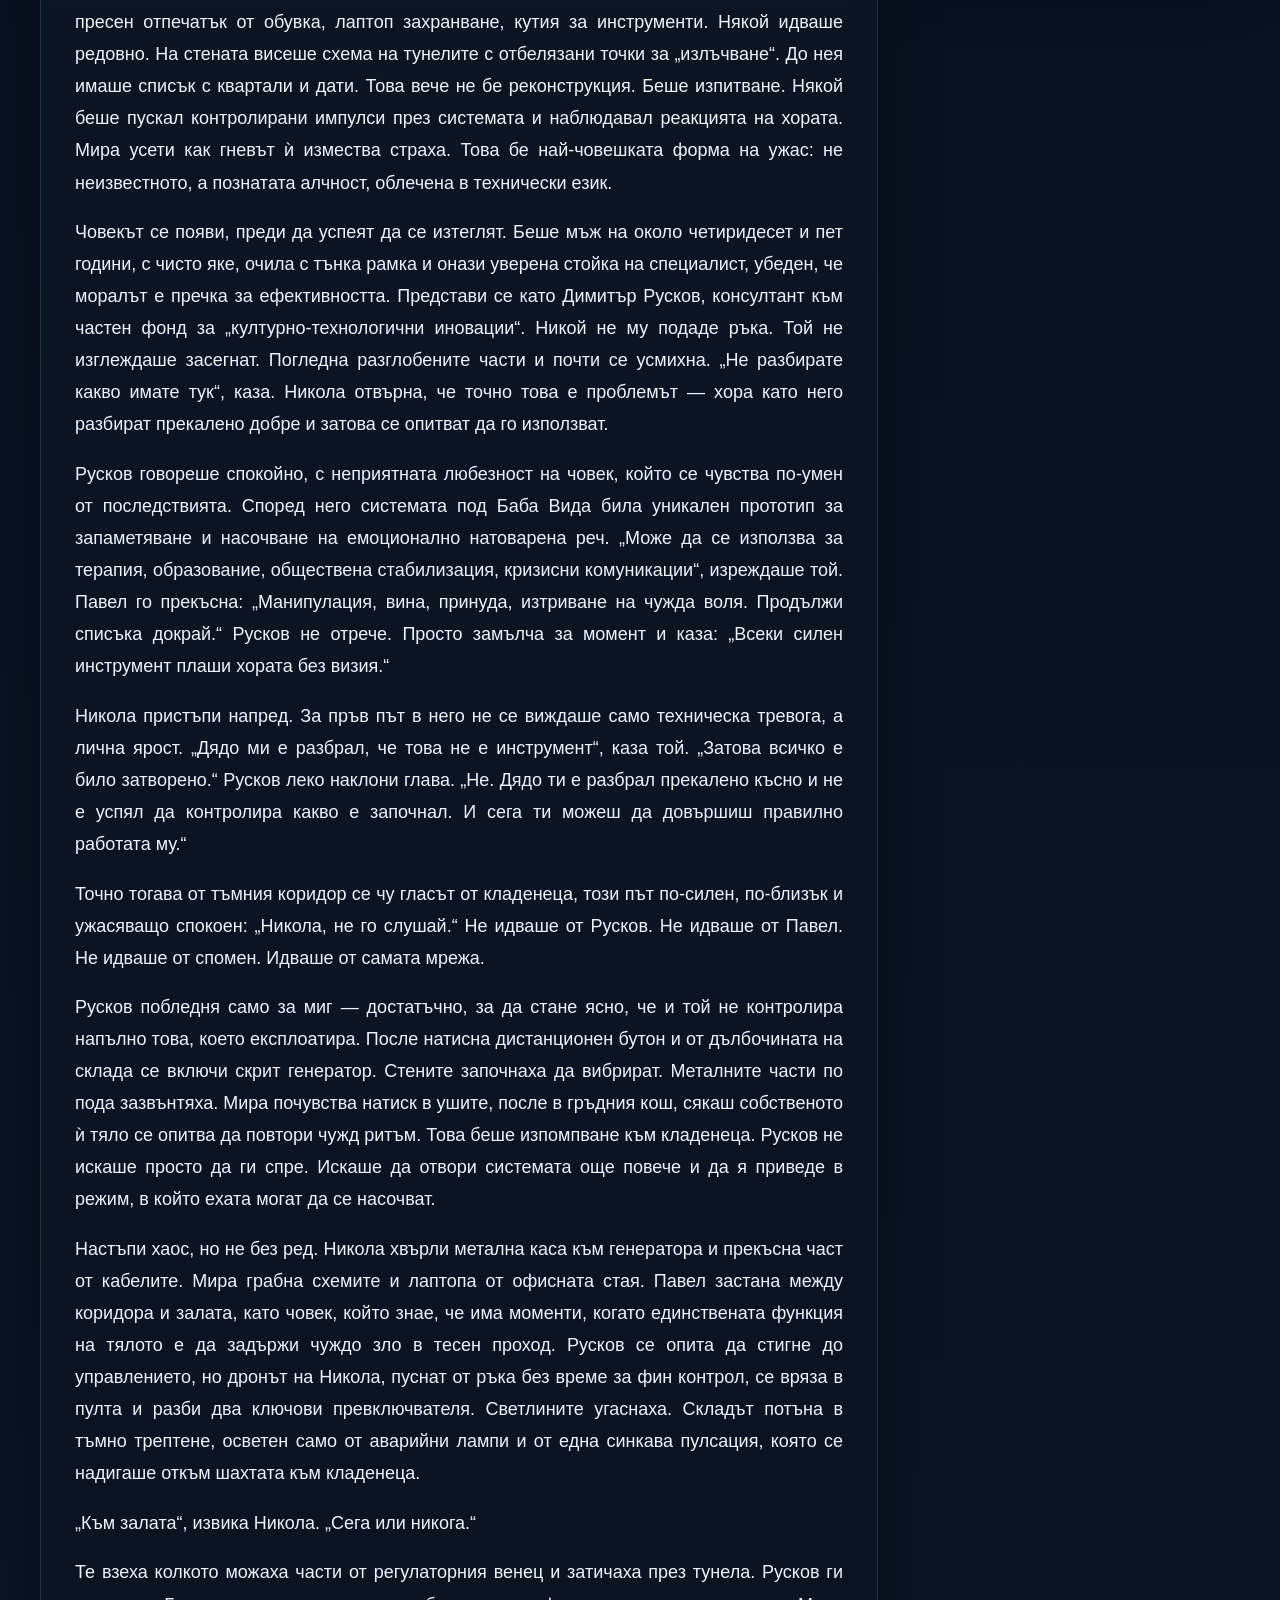
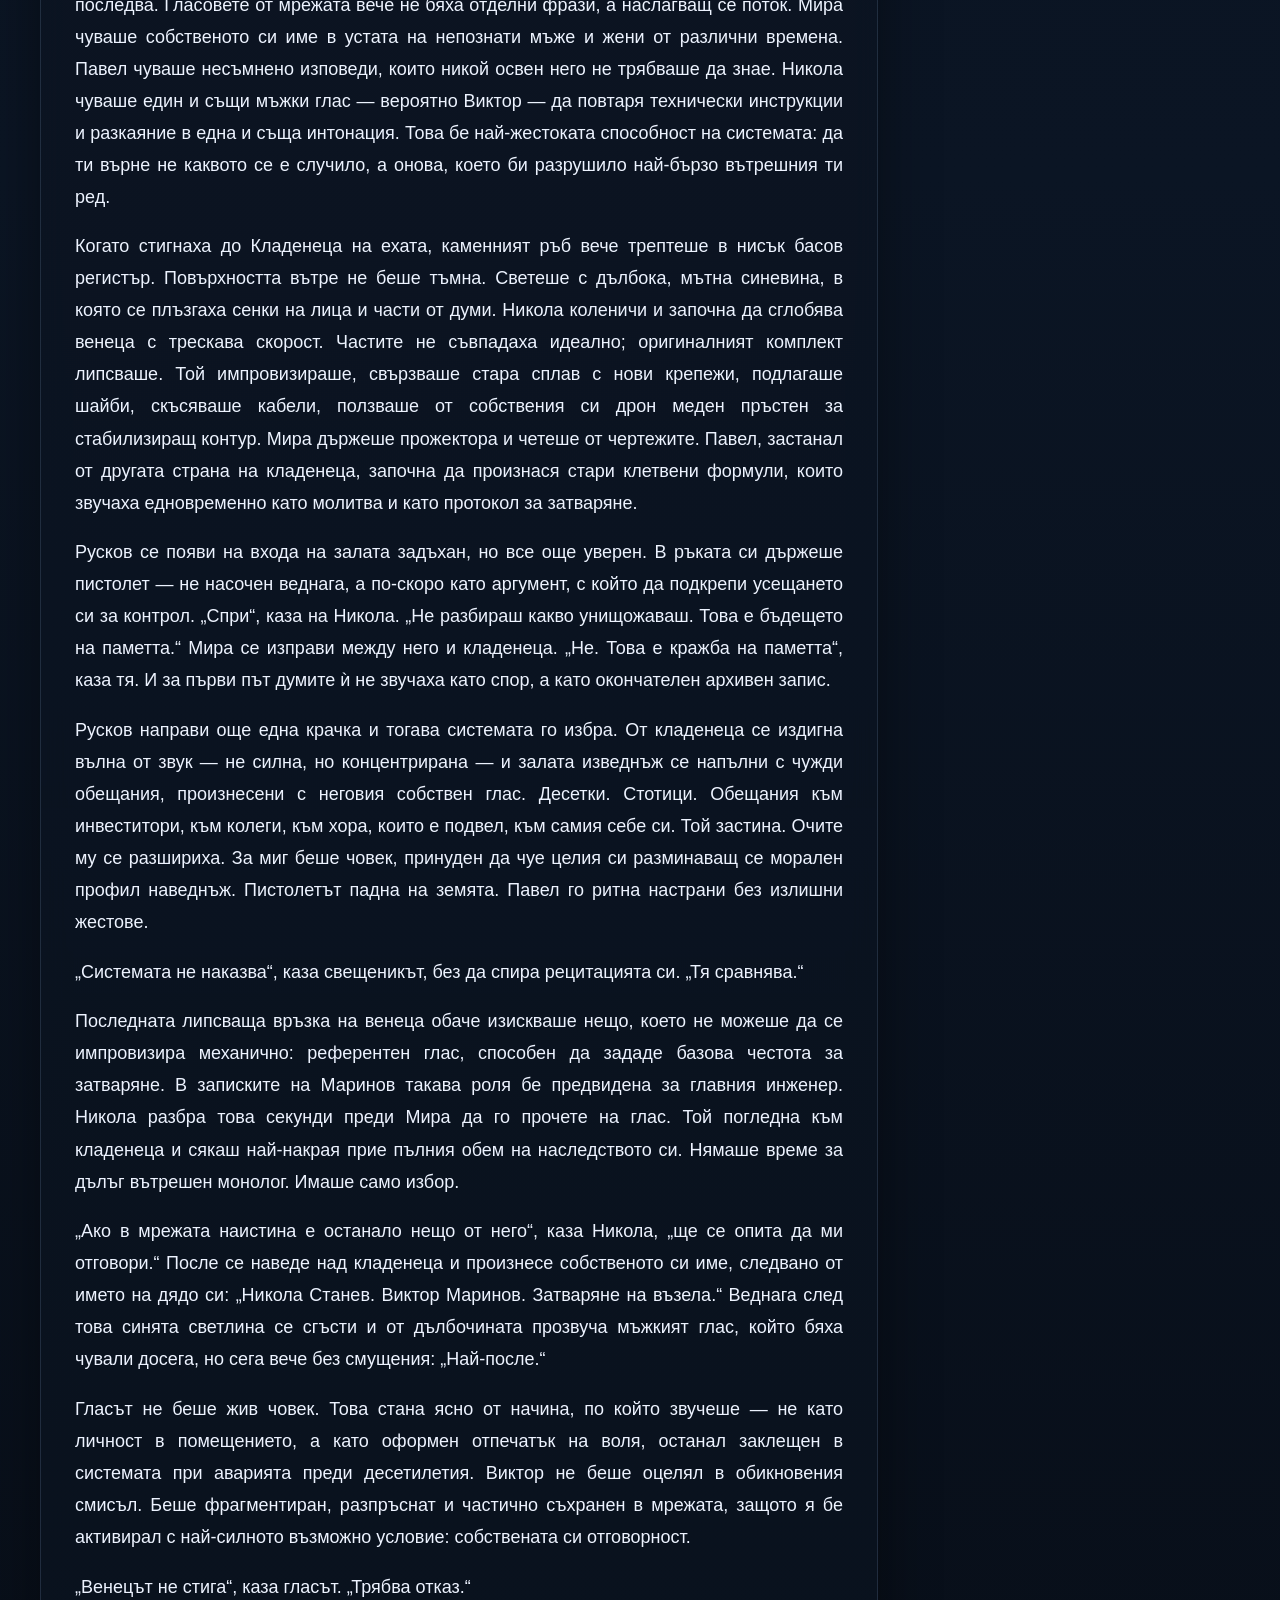
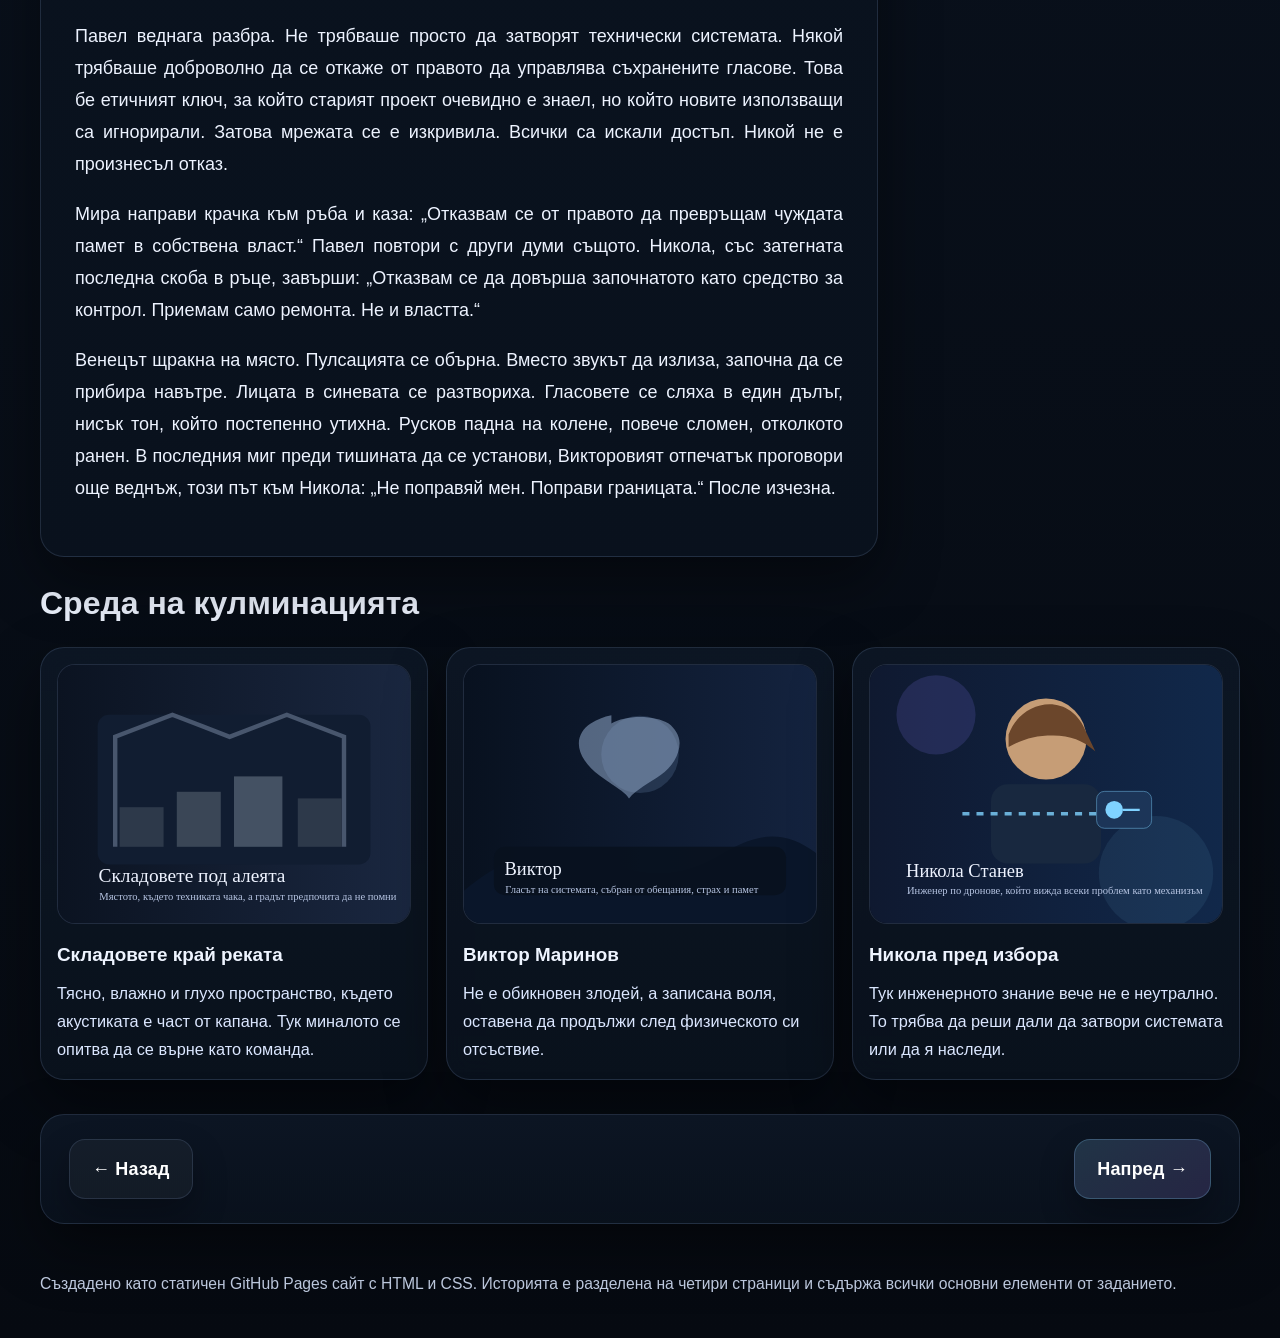
<file: chapter3.html>
<!DOCTYPE html>
<html lang="bg">
<head>
  <meta charset="UTF-8">
  <meta name="viewport" content="width=device-width, initial-scale=1.0">
  <title>Кладенецът на ехата — Част III</title>
  <link rel="stylesheet" href="assets/style.css">
</head>
<body>
  <header class="hero">
    <div class="wrapper">
      <div class="topbar">
        <div class="brand">
          <div class="brand-mark">AI</div>
          <div>
            <small>GitHub Pages проект по „Изкуствен интелект“</small>
            <h1>Кладенецът на ехата</h1>
          </div>
        </div>
        <nav class="nav"><a href="index.html" class="">Начало</a><a href="chapter2.html" class="">Част II</a><a href="chapter3.html" class="active">Част III</a><a href="epilogue.html" class="">Заключение</a></nav>
      </div>
      <div class="hero-grid">
        <section class="panel hero-copy">
          <span class="kicker">Кулминация</span>
          <h2>Системата се активира открито и принуждава героите да действат вътре в самата ѝ логика.</h2>
          <p class="lead">Третата част концентрира конфликта в складовете край реката, където наследството на Виктор Маринов престава да бъде слух и се превръща в действаща сила.</p>
          <div class="badges"><span class="badge">Кулминация и морален избор</span><span class="badge">Минало, превърнато в механизъм</span><span class="badge">Риск от загуба на свободната воля</span></div>
        </section>
        <aside class="panel hero-aside"><div class="stat-card"><strong>Опасност</strong>Ако системата остане активна, градът ще започне да повтаря не само гласове, а чужди решения.</div><div class="stat-card"><strong>Противник</strong>Виктор е повече записана воля, отколкото физическо присъствие.</div><div class="stat-card"><strong>Сцена</strong>Складовете действат като акустичен усилвател и капан.</div><div class="stat-card"><strong>Тон</strong>По-плътни панели и по-тежко усещане преди развръзката.</div></aside>
      </div>
    </div>
  </header>

  <main class="section">
    <div class="wrapper">
      <div class="story-shell">
        <section class="panel story"><div class="subtitle">Част III — Кулминация: машината и наследството</div>
<h2>Складовете, в които миналото се опитваше да се върне като заповед</h2>
<p class="dropcap">Складовете под алеята се оказаха по-големи, отколкото подсказваха външните врати. Навремето там са държали оборудване за разкопки, след това резервни части за поддръжка, после никой официално не отговарял за пространството. Именно такива места са най-опасни: те изпадат от паметта на институциите, но не и от паметта на хората, които имат полза от забравата. Когато Никола отвори третата вътрешна врата, тримата застанаха пред дълъг ред сандъци, номерирани по стар военен стандарт. Някои бяха празни. Други съдържаха медни шини, керамични шайби, дебели кабели и пръстени от сплав, които съответстваха точно на размера на кладенеца.</p>
<p>Мира снимаше всичко с методичната мания на човек, който знае, че доказателствата може да изчезнат още преди да бъдат разбрани. На един от сандъците откри печат с надпис „ВИД-3 / регулаторен възел“. Това беше. Не целият венец, но достатъчно елементи, за да се сглоби заместител. Никола веднага започна да сортира частите по функция и износване. Неговият ум работеше най-ясно, когато ръцете му имаха задача. Павел пазеше входа и се ослушваше не за стъпки, а за промени в акустиката. „Когато пространството слуша, звукът ляга по друг начин“, каза той. Мира не го разбра напълно, но вече бе стигнала до фазата, в която практичният резултат е по-важен от обяснението.</p>
<p>Между сандъците имаше и малка офисна стая с по-нови следи — пластмасова бутилка, пресен отпечатък от обувка, лаптоп захранване, кутия за инструменти. Някой идваше редовно. На стената висеше схема на тунелите с отбелязани точки за „излъчване“. До нея имаше списък с квартали и дати. Това вече не бе реконструкция. Беше изпитване. Някой беше пускал контролирани импулси през системата и наблюдавал реакцията на хората. Мира усети как гневът ѝ измества страха. Това бе най-човешката форма на ужас: не неизвестното, а познатата алчност, облечена в технически език.</p>
<p>Човекът се появи, преди да успеят да се изтеглят. Беше мъж на около четиридесет и пет години, с чисто яке, очила с тънка рамка и онази уверена стойка на специалист, убеден, че моралът е пречка за ефективността. Представи се като Димитър Русков, консултант към частен фонд за „културно-технологични иновации“. Никой не му подаде ръка. Той не изглеждаше засегнат. Погледна разглобените части и почти се усмихна. „Не разбирате какво имате тук“, каза. Никола отвърна, че точно това е проблемът — хора като него разбират прекалено добре и затова се опитват да го използват.</p>
<p>Русков говореше спокойно, с неприятната любезност на човек, който се чувства по-умен от последствията. Според него системата под Баба Вида била уникален прототип за запаметяване и насочване на емоционално натоварена реч. „Може да се използва за терапия, образование, обществена стабилизация, кризисни комуникации“, изреждаше той. Павел го прекъсна: „Манипулация, вина, принуда, изтриване на чужда воля. Продължи списъка докрай.“ Русков не отрече. Просто замълча за момент и каза: „Всеки силен инструмент плаши хората без визия.“</p>
<p>Никола пристъпи напред. За пръв път в него не се виждаше само техническа тревога, а лична ярост. „Дядо ми е разбрал, че това не е инструмент“, каза той. „Затова всичко е било затворено.“ Русков леко наклони глава. „Не. Дядо ти е разбрал прекалено късно и не е успял да контролира какво е започнал. И сега ти можеш да довършиш правилно работата му.“</p>
<p>Точно тогава от тъмния коридор се чу гласът от кладенеца, този път по-силен, по-близък и ужасяващо спокоен: „Никола, не го слушай.“ Не идваше от Русков. Не идваше от Павел. Не идваше от спомен. Идваше от самата мрежа.</p>
<p>Русков побледня само за миг — достатъчно, за да стане ясно, че и той не контролира напълно това, което експлоатира. После натисна дистанционен бутон и от дълбочината на склада се включи скрит генератор. Стените започнаха да вибрират. Металните части по пода зазвънтяха. Мира почувства натиск в ушите, после в гръдния кош, сякаш собственото ѝ тяло се опитва да повтори чужд ритъм. Това беше изпомпване към кладенеца. Русков не искаше просто да ги спре. Искаше да отвори системата още повече и да я приведе в режим, в който ехата могат да се насочват.</p>
<p>Настъпи хаос, но не без ред. Никола хвърли метална каса към генератора и прекъсна част от кабелите. Мира грабна схемите и лаптопа от офисната стая. Павел застана между коридора и залата, като човек, който знае, че има моменти, когато единствената функция на тялото е да задържи чуждо зло в тесен проход. Русков се опита да стигне до управлението, но дронът на Никола, пуснат от ръка без време за фин контрол, се вряза в пулта и разби два ключови превключвателя. Светлините угаснаха. Складът потъна в тъмно трептене, осветен само от аварийни лампи и от една синкава пулсация, която се надигаше откъм шахтата към кладенеца.</p>
<p>„Към залата“, извика Никола. „Сега или никога.“</p>
<p>Те взеха колкото можаха части от регулаторния венец и затичаха през тунела. Русков ги последва. Гласовете от мрежата вече не бяха отделни фрази, а наслагващ се поток. Мира чуваше собственото си име в устата на непознати мъже и жени от различни времена. Павел чуваше несъмнено изповеди, които никой освен него не трябваше да знае. Никола чуваше един и същи мъжки глас — вероятно Виктор — да повтаря технически инструкции и разкаяние в една и съща интонация. Това бе най-жестоката способност на системата: да ти върне не каквото се е случило, а онова, което би разрушило най-бързо вътрешния ти ред.</p>
<p>Когато стигнаха до Кладенеца на ехата, каменният ръб вече трептеше в нисък басов регистър. Повърхността вътре не беше тъмна. Светеше с дълбока, мътна синевина, в която се плъзгаха сенки на лица и части от думи. Никола коленичи и започна да сглобява венеца с трескава скорост. Частите не съвпадаха идеално; оригиналният комплект липсваше. Той импровизираше, свързваше стара сплав с нови крепежи, подлагаше шайби, скъсяваше кабели, ползваше от собствения си дрон меден пръстен за стабилизиращ контур. Мира държеше прожектора и четеше от чертежите. Павел, застанал от другата страна на кладенеца, започна да произнася стари клетвени формули, които звучаха едновременно като молитва и като протокол за затваряне.</p>
<p>Русков се появи на входа на залата задъхан, но все още уверен. В ръката си държеше пистолет — не насочен веднага, а по-скоро като аргумент, с който да подкрепи усещането си за контрол. „Спри“, каза на Никола. „Не разбираш какво унищожаваш. Това е бъдещето на паметта.“ Мира се изправи между него и кладенеца. „Не. Това е кражба на паметта“, каза тя. И за първи път думите ѝ не звучаха като спор, а като окончателен архивен запис.</p>
<p>Русков направи още една крачка и тогава системата го избра. От кладенеца се издигна вълна от звук — не силна, но концентрирана — и залата изведнъж се напълни с чужди обещания, произнесени с неговия собствен глас. Десетки. Стотици. Обещания към инвеститори, към колеги, към хора, които е подвел, към самия себе си. Той застина. Очите му се разшириха. За миг беше човек, принуден да чуе целия си разминаващ се морален профил наведнъж. Пистолетът падна на земята. Павел го ритна настрани без излишни жестове.</p>
<p>„Системата не наказва“, каза свещеникът, без да спира рецитацията си. „Тя сравнява.“</p>
<p>Последната липсваща връзка на венеца обаче изискваше нещо, което не можеше да се импровизира механично: референтен глас, способен да зададе базова честота за затваряне. В записките на Маринов такава роля бе предвидена за главния инженер. Никола разбра това секунди преди Мира да го прочете на глас. Той погледна към кладенеца и сякаш най-накрая прие пълния обем на наследството си. Нямаше време за дълъг вътрешен монолог. Имаше само избор.</p>
<p>„Ако в мрежата наистина е останало нещо от него“, каза Никола, „ще се опита да ми отговори.“ После се наведе над кладенеца и произнесе собственото си име, следвано от името на дядо си: „Никола Станев. Виктор Маринов. Затваряне на възела.“ Веднага след това синята светлина се сгъсти и от дълбочината прозвуча мъжкият глас, който бяха чували досега, но сега вече без смущения: „Най-после.“</p>
<p>Гласът не беше жив човек. Това стана ясно от начина, по който звучеше — не като личност в помещението, а като оформен отпечатък на воля, останал заклещен в системата при аварията преди десетилетия. Виктор не беше оцелял в обикновения смисъл. Беше фрагментиран, разпръснат и частично съхранен в мрежата, защото я бе активирал с най-силното възможно условие: собствената си отговорност.</p>
<p>„Венецът не стига“, каза гласът. „Трябва отказ.“</p>
<p>Павел веднага разбра. Не трябваше просто да затворят технически системата. Някой трябваше доброволно да се откаже от правото да управлява съхранените гласове. Това бе етичният ключ, за който старият проект очевидно е знаел, но който новите използващи са игнорирали. Затова мрежата се е изкривила. Всички са искали достъп. Никой не е произнесъл отказ.</p>
<p>Мира направи крачка към ръба и каза: „Отказвам се от правото да превръщам чуждата памет в собствена власт.“ Павел повтори с други думи същото. Никола, със затегната последна скоба в ръце, завърши: „Отказвам се да довърша започнатото като средство за контрол. Приемам само ремонта. Не и властта.“</p>
<p>Венецът щракна на място. Пулсацията се обърна. Вместо звукът да излиза, започна да се прибира навътре. Лицата в синевата се разтвориха. Гласовете се сляха в един дълъг, нисък тон, който постепенно утихна. Русков падна на колене, повече сломен, отколкото ранен. В последния миг преди тишината да се установи, Викторовият отпечатък проговори още веднъж, този път към Никола: „Не поправяй мен. Поправи границата.“ После изчезна.</p></section>
        <aside class="side-stack">
<section class="panel side-card"><h3>Кулминация</h3><p>Третата част е най-напрегнатата. Системата започва да действа открито, а героите са принудени да избират между спиране, жертва и наследство.</p></section>
<section class="panel side-card"><h3>Какво е заложено</h3><ul><li>Паметта на града</li><li>Свободната воля на хората</li><li>Истината за Виктор Маринов</li><li>Оцеляването на екипа</li></ul></section>
<section class="panel side-card"><h3>Визуален тон</h3><p>Тази страница използва по-тежка композиция и по-плътни карти, за да се усеща натискът преди развръзката.</p></section>
</aside>
      </div>
      
<section class="section">
  <h2 class="section-title">Среда на кулминацията</h2>
  <div class="gallery">
    <article class="panel figure"><img src="assets/img/warehouse.svg" alt="Складовете край реката"><h3>Складовете край реката</h3><p>Тясно, влажно и глухо пространство, където акустиката е част от капана. Тук миналото се опитва да се върне като команда.</p></article>
    <article class="panel figure"><img src="assets/img/viktor.svg" alt="Виктор Маринов"><h3>Виктор Маринов</h3><p>Не е обикновен злодей, а записана воля, оставена да продължи след физическото си отсъствие.</p></article>
    <article class="panel figure"><img src="assets/img/nikola.svg" alt="Никола"><h3>Никола пред избора</h3><p>Тук инженерното знание вече не е неутрално. То трябва да реши дали да затвори системата или да я наследи.</p></article>
  </div>
</section>

      <div class="panel nav-cta"><a class="btn secondary" href="chapter2.html">← Назад</a><a class="btn" href="epilogue.html">Напред →</a></div>
    </div>
  </main>

  <footer class="footer">
    <div class="wrapper">Създадено като статичен GitHub Pages сайт с HTML и CSS. Историята е разделена на четири страници и съдържа всички основни елементи от заданието.</div>
  </footer>
</body>
</html>
</file>
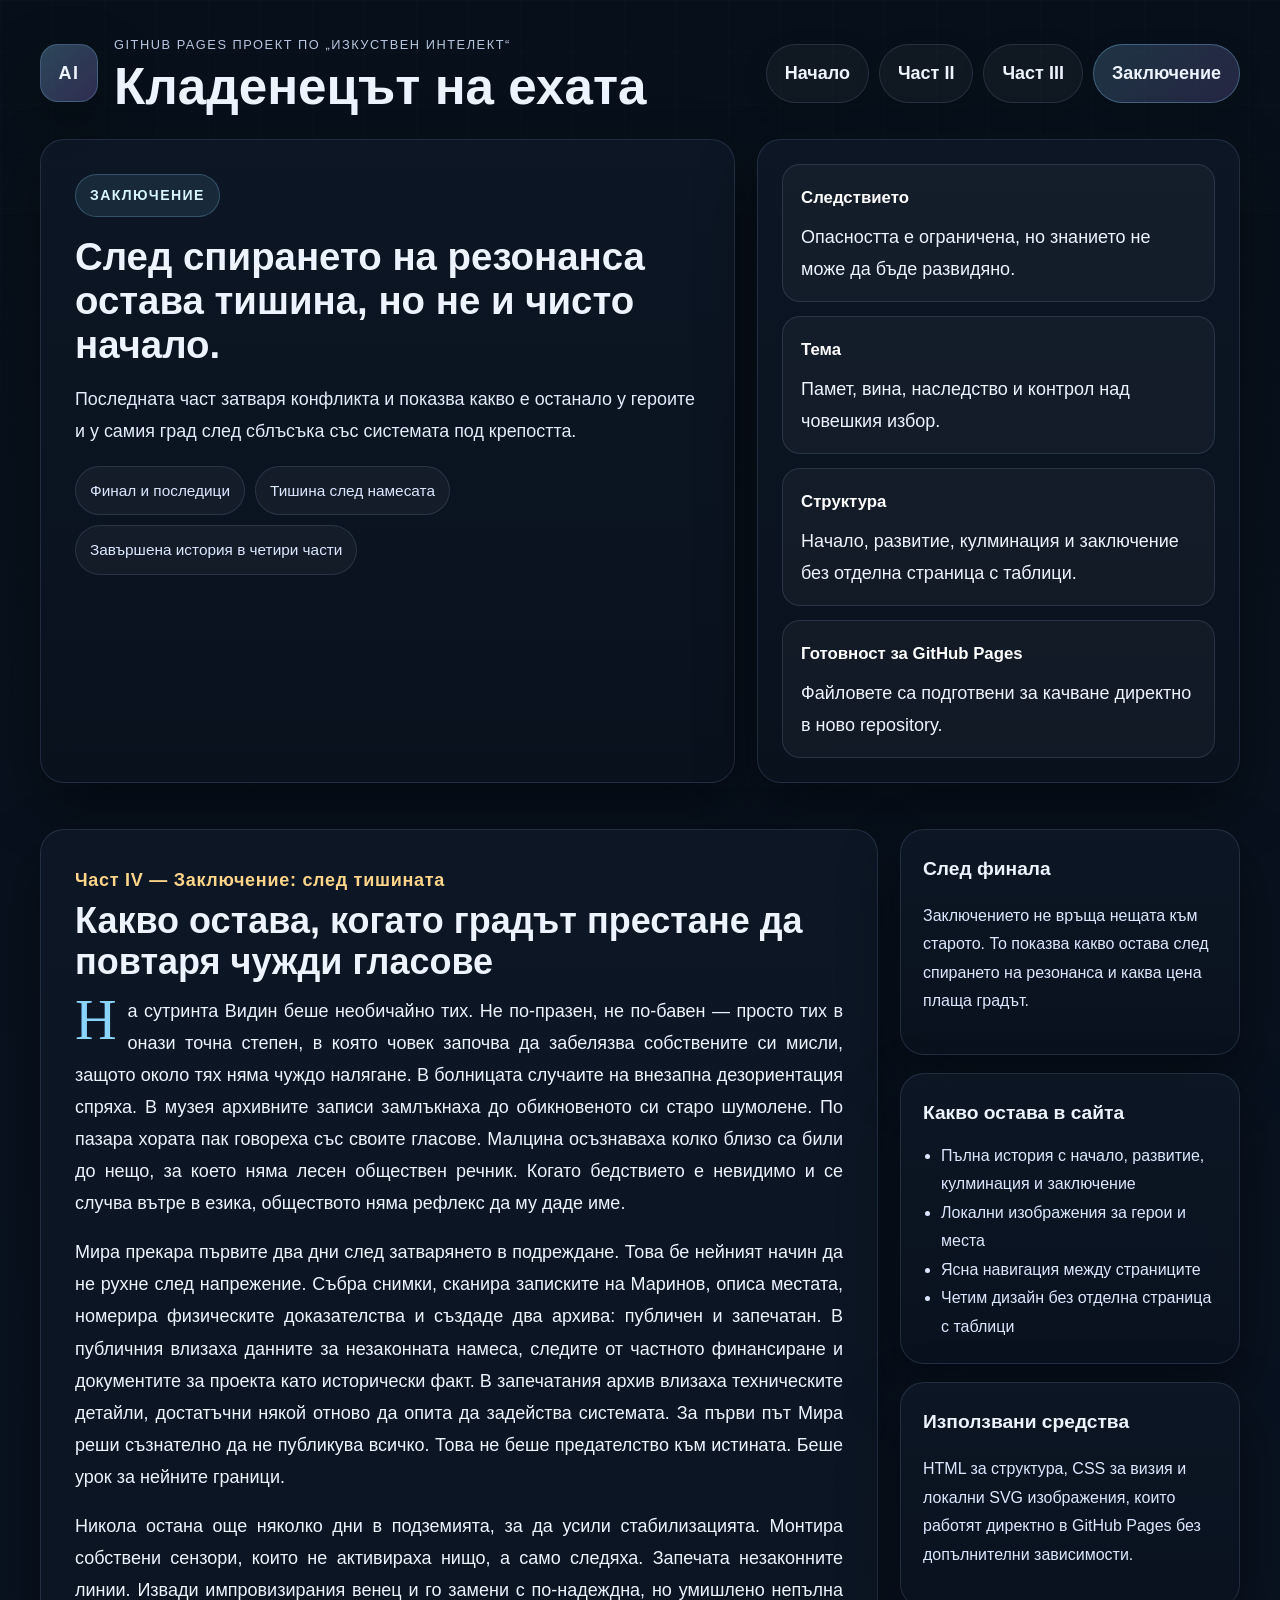
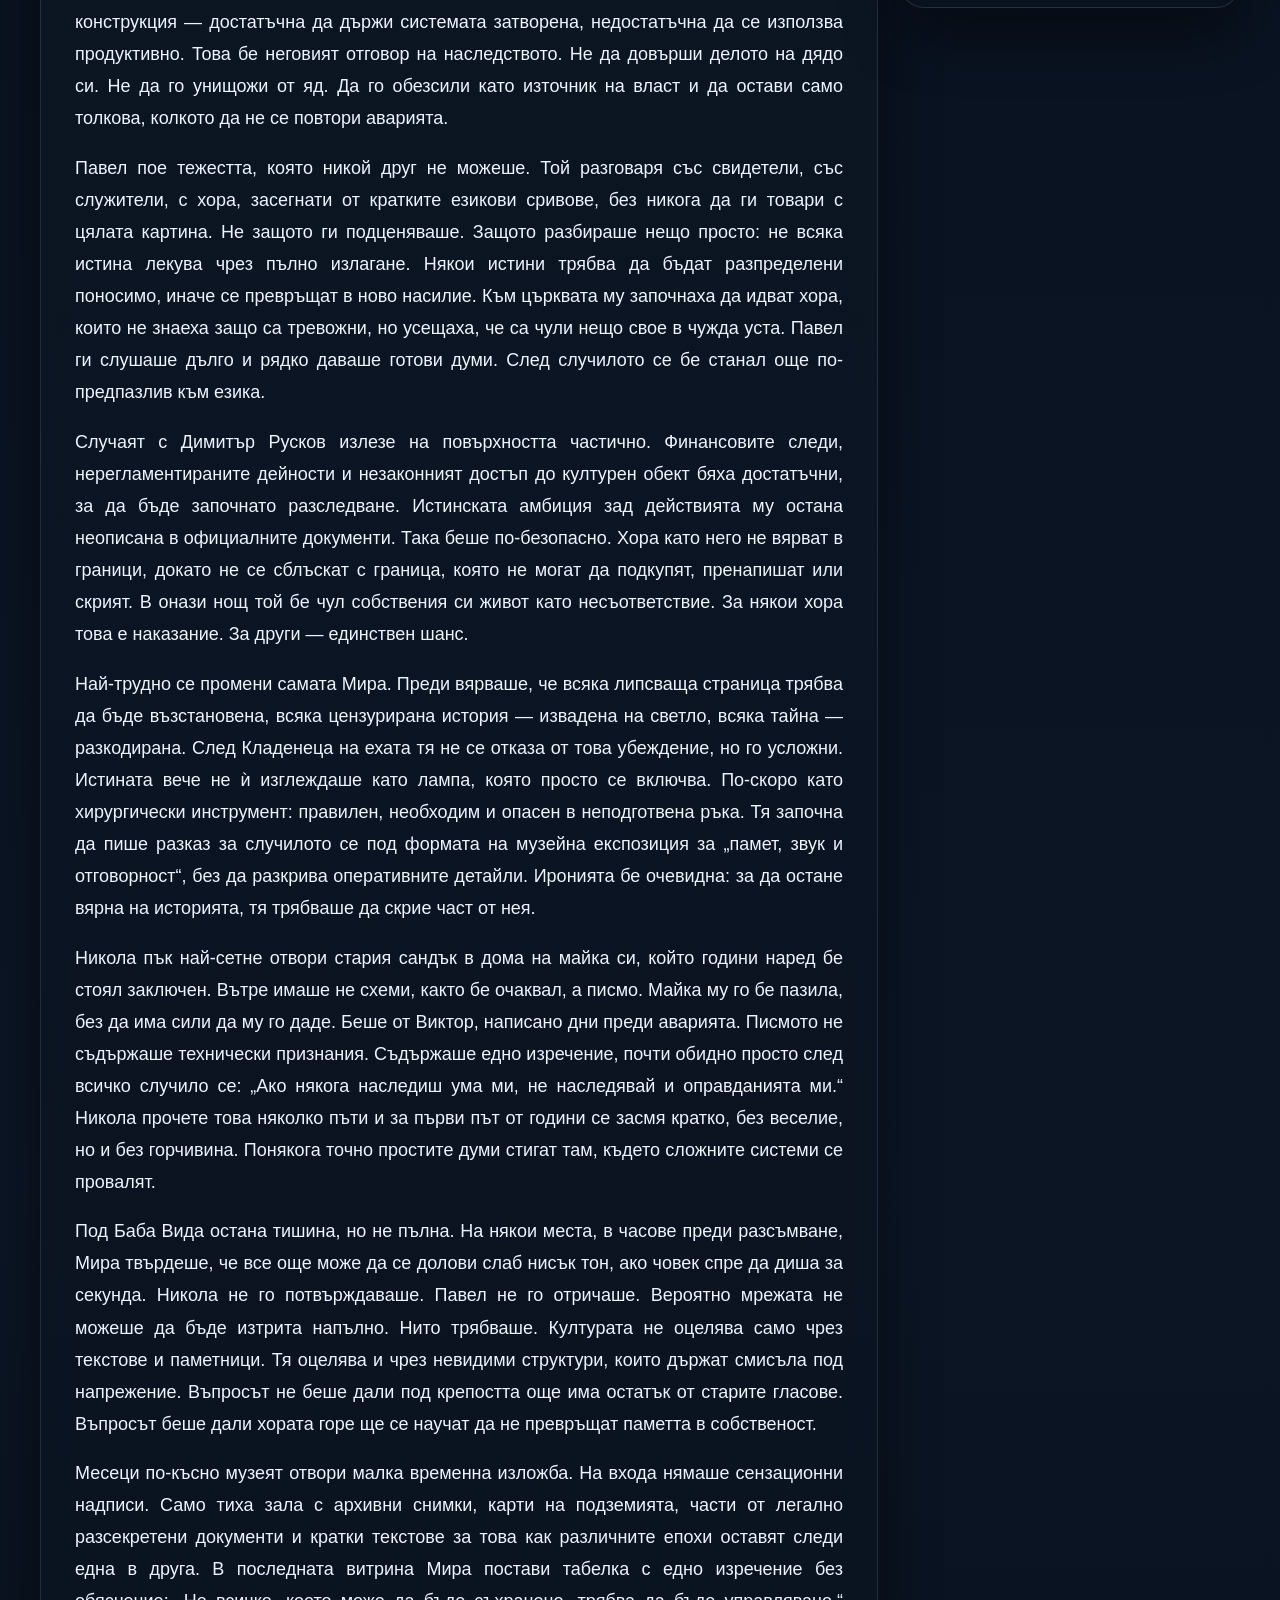
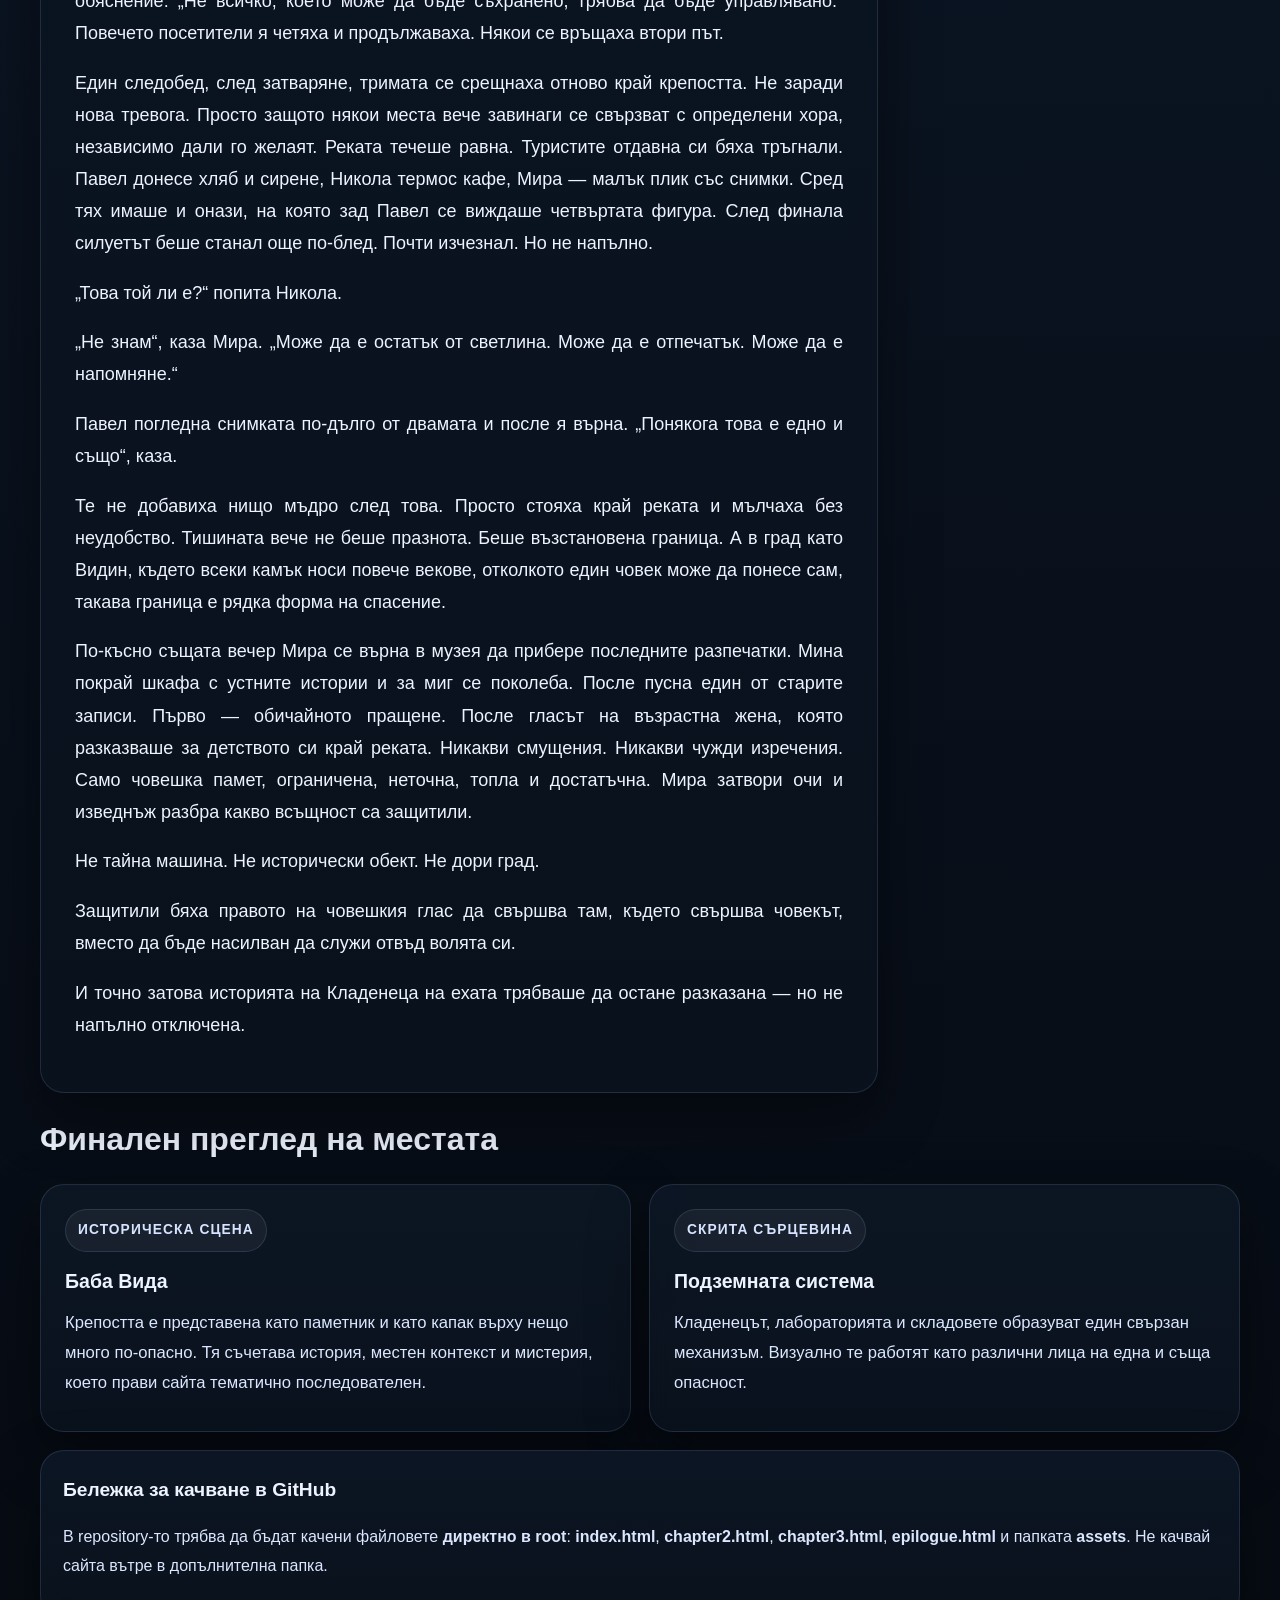
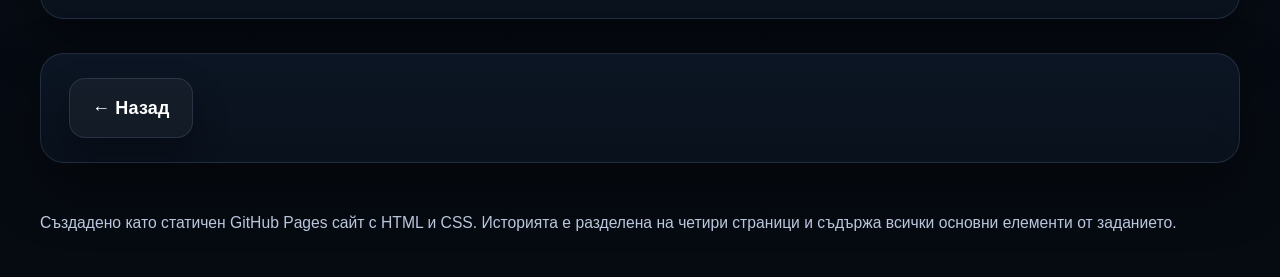
<file: epilogue.html>
<!DOCTYPE html>
<html lang="bg">
<head>
  <meta charset="UTF-8">
  <meta name="viewport" content="width=device-width, initial-scale=1.0">
  <title>Кладенецът на ехата — Заключение</title>
  <link rel="stylesheet" href="assets/style.css">
</head>
<body>
  <header class="hero">
    <div class="wrapper">
      <div class="topbar">
        <div class="brand">
          <div class="brand-mark">AI</div>
          <div>
            <small>GitHub Pages проект по „Изкуствен интелект“</small>
            <h1>Кладенецът на ехата</h1>
          </div>
        </div>
        <nav class="nav"><a href="index.html" class="">Начало</a><a href="chapter2.html" class="">Част II</a><a href="chapter3.html" class="">Част III</a><a href="epilogue.html" class="active">Заключение</a></nav>
      </div>
      <div class="hero-grid">
        <section class="panel hero-copy">
          <span class="kicker">Заключение</span>
          <h2>След спирането на резонанса остава тишина, но не и чисто начало.</h2>
          <p class="lead">Последната част затваря конфликта и показва какво е останало у героите и у самия град след сблъсъка със системата под крепостта.</p>
          <div class="badges"><span class="badge">Финал и последици</span><span class="badge">Тишина след намесата</span><span class="badge">Завършена история в четири части</span></div>
        </section>
        <aside class="panel hero-aside"><div class="stat-card"><strong>Следствието</strong>Опасността е ограничена, но знанието не може да бъде развидяно.</div><div class="stat-card"><strong>Тема</strong>Памет, вина, наследство и контрол над човешкия избор.</div><div class="stat-card"><strong>Структура</strong>Начало, развитие, кулминация и заключение без отделна страница с таблици.</div><div class="stat-card"><strong>Готовност за GitHub Pages</strong>Файловете са подготвени за качване директно в ново repository.</div></aside>
      </div>
    </div>
  </header>

  <main class="section">
    <div class="wrapper">
      <div class="story-shell">
        <section class="panel story"><div class="subtitle">Част IV — Заключение: след тишината</div>
<h2>Какво остава, когато градът престане да повтаря чужди гласове</h2>
<p class="dropcap">На сутринта Видин беше необичайно тих. Не по-празен, не по-бавен — просто тих в онази точна степен, в която човек започва да забелязва собствените си мисли, защото около тях няма чуждо налягане. В болницата случаите на внезапна дезориентация спряха. В музея архивните записи замлъкнаха до обикновеното си старо шумолене. По пазара хората пак говореха със своите гласове. Малцина осъзнаваха колко близо са били до нещо, за което няма лесен обществен речник. Когато бедствието е невидимо и се случва вътре в езика, обществото няма рефлекс да му даде име.</p>
<p>Мира прекара първите два дни след затварянето в подреждане. Това бе нейният начин да не рухне след напрежение. Събра снимки, сканира записките на Маринов, описа местата, номерира физическите доказателства и създаде два архива: публичен и запечатан. В публичния влизаха данните за незаконната намеса, следите от частното финансиране и документите за проекта като исторически факт. В запечатания архив влизаха техническите детайли, достатъчни някой отново да опита да задейства системата. За първи път Мира реши съзнателно да не публикува всичко. Това не беше предателство към истината. Беше урок за нейните граници.</p>
<p>Никола остана още няколко дни в подземията, за да усили стабилизацията. Монтира собствени сензори, които не активираха нищо, а само следяха. Запечата незаконните линии. Извади импровизирания венец и го замени с по-надеждна, но умишлено непълна конструкция — достатъчна да държи системата затворена, недостатъчна да се използва продуктивно. Това бе неговият отговор на наследството. Не да довърши делото на дядо си. Не да го унищожи от яд. Да го обезсили като източник на власт и да остави само толкова, колкото да не се повтори аварията.</p>
<p>Павел пое тежестта, която никой друг не можеше. Той разговаря със свидетели, със служители, с хора, засегнати от кратките езикови сривове, без никога да ги товари с цялата картина. Не защото ги подценяваше. Защото разбираше нещо просто: не всяка истина лекува чрез пълно излагане. Някои истини трябва да бъдат разпределени поносимо, иначе се превръщат в ново насилие. Към църквата му започнаха да идват хора, които не знаеха защо са тревожни, но усещаха, че са чули нещо свое в чужда уста. Павел ги слушаше дълго и рядко даваше готови думи. След случилото се бе станал още по-предпазлив към езика.</p>
<p>Случаят с Димитър Русков излезе на повърхността частично. Финансовите следи, нерегламентираните дейности и незаконният достъп до културен обект бяха достатъчни, за да бъде започнато разследване. Истинската амбиция зад действията му остана неописана в официалните документи. Така беше по-безопасно. Хора като него не вярват в граници, докато не се сблъскат с граница, която не могат да подкупят, пренапишат или скрият. В онази нощ той бе чул собствения си живот като несъответствие. За някои хора това е наказание. За други — единствен шанс.</p>
<p>Най-трудно се промени самата Мира. Преди вярваше, че всяка липсваща страница трябва да бъде възстановена, всяка цензурирана история — извадена на светло, всяка тайна — разкодирана. След Кладенеца на ехата тя не се отказа от това убеждение, но го усложни. Истината вече не ѝ изглеждаше като лампа, която просто се включва. По-скоро като хирургически инструмент: правилен, необходим и опасен в неподготвена ръка. Тя започна да пише разказ за случилото се под формата на музейна експозиция за „памет, звук и отговорност“, без да разкрива оперативните детайли. Иронията бе очевидна: за да остане вярна на историята, тя трябваше да скрие част от нея.</p>
<p>Никола пък най-сетне отвори стария сандък в дома на майка си, който години наред бе стоял заключен. Вътре имаше не схеми, както бе очаквал, а писмо. Майка му го бе пазила, без да има сили да му го даде. Беше от Виктор, написано дни преди аварията. Писмото не съдържаше технически признания. Съдържаше едно изречение, почти обидно просто след всичко случило се: „Ако някога наследиш ума ми, не наследявай и оправданията ми.“ Никола прочете това няколко пъти и за първи път от години се засмя кратко, без веселие, но и без горчивина. Понякога точно простите думи стигат там, където сложните системи се провалят.</p>
<p>Под Баба Вида остана тишина, но не пълна. На някои места, в часове преди разсъмване, Мира твърдеше, че все още може да се долови слаб нисък тон, ако човек спре да диша за секунда. Никола не го потвърждаваше. Павел не го отричаше. Вероятно мрежата не можеше да бъде изтрита напълно. Нито трябваше. Културата не оцелява само чрез текстове и паметници. Тя оцелява и чрез невидими структури, които държат смисъла под напрежение. Въпросът не беше дали под крепостта още има остатък от старите гласове. Въпросът беше дали хората горе ще се научат да не превръщат паметта в собственост.</p>
<p>Месеци по-късно музеят отвори малка временна изложба. На входа нямаше сензационни надписи. Само тиха зала с архивни снимки, карти на подземията, части от легално разсекретени документи и кратки текстове за това как различните епохи оставят следи една в друга. В последната витрина Мира постави табелка с едно изречение без обяснение: „Не всичко, което може да бъде съхранено, трябва да бъде управлявано.“ Повечето посетители я четяха и продължаваха. Някои се връщаха втори път.</p>
<p>Един следобед, след затваряне, тримата се срещнаха отново край крепостта. Не заради нова тревога. Просто защото някои места вече завинаги се свързват с определени хора, независимо дали го желаят. Реката течеше равна. Туристите отдавна си бяха тръгнали. Павел донесе хляб и сирене, Никола термос кафе, Мира — малък плик със снимки. Сред тях имаше и онази, на която зад Павел се виждаше четвъртата фигура. След финала силуетът беше станал още по-блед. Почти изчезнал. Но не напълно.</p>
<p>„Това той ли е?“ попита Никола.</p>
<p>„Не знам“, каза Мира. „Може да е остатък от светлина. Може да е отпечатък. Може да е напомняне.“</p>
<p>Павел погледна снимката по-дълго от двамата и после я върна. „Понякога това е едно и също“, каза.</p>
<p>Те не добавиха нищо мъдро след това. Просто стояха край реката и мълчаха без неудобство. Тишината вече не беше празнота. Беше възстановена граница. А в град като Видин, където всеки камък носи повече векове, отколкото един човек може да понесе сам, такава граница е рядка форма на спасение.</p>
<p>По-късно същата вечер Мира се върна в музея да прибере последните разпечатки. Мина покрай шкафа с устните истории и за миг се поколеба. После пусна един от старите записи. Първо — обичайното пращене. После гласът на възрастна жена, която разказваше за детството си край реката. Никакви смущения. Никакви чужди изречения. Само човешка памет, ограничена, неточна, топла и достатъчна. Мира затвори очи и изведнъж разбра какво всъщност са защитили.</p>
<p>Не тайна машина. Не исторически обект. Не дори град.</p>
<p>Защитили бяха правото на човешкия глас да свършва там, където свършва човекът, вместо да бъде насилван да служи отвъд волята си.</p>
<p>И точно затова историята на Кладенеца на ехата трябваше да остане разказана — но не напълно отключена.</p></section>
        <aside class="side-stack">
<section class="panel side-card"><h3>След финала</h3><p>Заключението не връща нещата към старото. То показва какво остава след спирането на резонанса и каква цена плаща градът.</p></section>
<section class="panel side-card"><h3>Какво остава в сайта</h3><ul><li>Пълна история с начало, развитие, кулминация и заключение</li><li>Локални изображения за герои и места</li><li>Ясна навигация между страниците</li><li>Четим дизайн без отделна страница с таблици</li></ul></section>
<section class="panel side-card"><h3>Използвани средства</h3><p>HTML за структура, CSS за визия и локални SVG изображения, които работят директно в GitHub Pages без допълнителни зависимости.</p></section>
</aside>
      </div>
      
<section class="section">
  <h2 class="section-title">Финален преглед на местата</h2>
  <div class="dossier-grid">
    <article class="panel dossier"><span class="label">Историческа сцена</span><h3>Баба Вида</h3><p>Крепостта е представена като паметник и като капак върху нещо много по-опасно. Тя съчетава история, местен контекст и мистерия, което прави сайта тематично последователен.</p></article>
    <article class="panel dossier"><span class="label">Скрита сърцевина</span><h3>Подземната система</h3><p>Кладенецът, лабораторията и складовете образуват един свързан механизъм. Визуално те работят като различни лица на една и съща опасност.</p></article>
  </div>
  <div class="panel side-card" style="margin-top:18px">
    <h3>Бележка за качване в GitHub</h3>
    <p>В repository-то трябва да бъдат качени файловете <strong>директно в root</strong>: <strong>index.html</strong>, <strong>chapter2.html</strong>, <strong>chapter3.html</strong>, <strong>epilogue.html</strong> и папката <strong>assets</strong>. Не качвай сайта вътре в допълнителна папка.</p>
  </div>
</section>

      <div class="panel nav-cta"><a class="btn secondary" href="chapter3.html">← Назад</a><span></span></div>
    </div>
  </main>

  <footer class="footer">
    <div class="wrapper">Създадено като статичен GitHub Pages сайт с HTML и CSS. Историята е разделена на четири страници и съдържа всички основни елементи от заданието.</div>
  </footer>
</body>
</html>
</file>
<file: assets/style.css>
:root{
  --bg:#07101a;
  --bg-deep:#04070d;
  --surface:rgba(10,19,31,.86);
  --surface-2:rgba(16,28,45,.88);
  --card:rgba(15,24,38,.95);
  --line:rgba(150,180,220,.16);
  --text:#eef4ff;
  --muted:#c4d0e6;
  --soft:#dbe7ff;
  --accent:#8ad5ff;
  --accent-2:#b08cff;
  --accent-3:#ffd58a;
  --shadow:0 24px 60px rgba(0,0,0,.42);
  --radius:24px;
  --max:1200px;
}
*{box-sizing:border-box}
html{scroll-behavior:smooth}
body{
  margin:0;
  font-family:Inter, "Segoe UI", Arial, sans-serif;
  color:var(--text);
  line-height:1.78;
  font-size:18px;
  background:
    radial-gradient(circle at 12% 12%, rgba(138,213,255,.16), transparent 0 24%),
    radial-gradient(circle at 86% 10%, rgba(176,140,255,.12), transparent 0 22%),
    radial-gradient(circle at 55% 80%, rgba(255,213,138,.08), transparent 0 18%),
    linear-gradient(180deg, #07101a 0%, #091220 26%, #0b1524 55%, #060a11 100%);
  min-height:100vh;
}
body::before{
  content:"";
  position:fixed; inset:0;
  background:
    linear-gradient(rgba(255,255,255,.028) 1px, transparent 1px),
    linear-gradient(90deg, rgba(255,255,255,.028) 1px, transparent 1px);
  background-size:52px 52px;
  mask-image:linear-gradient(180deg, rgba(0,0,0,.5), rgba(0,0,0,.08));
  pointer-events:none;
}
a{color:var(--accent);text-decoration:none}
a:hover{color:#dff5ff}
img{max-width:100%;display:block}
.wrapper{width:min(var(--max), calc(100% - 32px)); margin:0 auto}
.hero{
  position:relative;
  padding:34px 0 28px;
}
.topbar{
  display:flex; justify-content:space-between; align-items:center; gap:16px;
  margin-bottom:26px;
}
.brand{display:flex; align-items:center; gap:16px}
.brand-mark{
  width:58px; height:58px; border-radius:18px;
  display:grid; place-items:center; font-weight:800; letter-spacing:.08em;
  background:linear-gradient(135deg, rgba(138,213,255,.28), rgba(176,140,255,.24));
  border:1px solid rgba(138,213,255,.22);
  box-shadow:var(--shadow);
}
.brand small{display:block; color:#b7c6de; text-transform:uppercase; letter-spacing:.12em; font-size:.8rem; margin-bottom:4px}
.brand h1{margin:0; font-size:clamp(2rem, 4vw, 3.5rem); line-height:1.02}
.nav{display:flex; flex-wrap:wrap; gap:10px}
.nav a{
  padding:12px 18px; border-radius:999px; border:1px solid var(--line);
  background:rgba(255,255,255,.04); color:var(--text); font-weight:700;
  box-shadow:0 8px 24px rgba(0,0,0,.18);
}
.nav a.active,.nav a:hover{
  background:linear-gradient(135deg, rgba(138,213,255,.18), rgba(176,140,255,.18));
  border-color:rgba(138,213,255,.32);
}
.hero-grid{display:grid; grid-template-columns:1.18fr .82fr; gap:22px}
.panel{
  background:linear-gradient(180deg, rgba(13,23,37,.92), rgba(10,18,30,.9));
  border:1px solid var(--line);
  border-radius:var(--radius);
  box-shadow:var(--shadow);
  backdrop-filter:blur(12px);
}
.hero-copy{padding:34px}
.kicker{
  display:inline-block; margin-bottom:18px; padding:8px 14px; border-radius:999px;
  background:rgba(138,213,255,.1); color:#d7f6ff; border:1px solid rgba(138,213,255,.24);
  font-size:.88rem; text-transform:uppercase; letter-spacing:.1em; font-weight:700;
}
.hero-copy h2{margin:0 0 14px; font-size:clamp(1.65rem, 3vw, 2.45rem); line-height:1.14}
.hero-copy .lead{font-size:1.12rem; color:#e4ecfb; max-width:68ch; margin-bottom:18px}
.badges{display:flex; flex-wrap:wrap; gap:10px}
.badge{padding:10px 14px; border-radius:999px; border:1px solid var(--line); background:rgba(255,255,255,.04); color:var(--soft); font-size:.96rem}
.hero-aside{padding:24px; display:grid; gap:14px}
.stat-card{padding:18px 18px 16px; border-radius:18px; background:rgba(255,255,255,.035); border:1px solid var(--line)}
.stat-card strong{display:block; margin-bottom:8px; font-size:1.05rem; color:#fff}
.section{padding:18px 0 34px}
.story-shell{display:grid; grid-template-columns:minmax(0, 1fr) 340px; gap:22px; align-items:start}
.story{padding:34px}
.story h2{margin:0 0 12px; font-size:clamp(1.6rem,3vw,2.25rem); line-height:1.15}
.story .subtitle{color:var(--accent-3); font-weight:800; letter-spacing:.04em; margin-bottom:4px}
.story p{margin:0 0 1.1rem; text-align:justify; color:#edf3ff}
.story p.dropcap:first-letter{
  float:left; font-family:Georgia,serif; font-size:3.6rem; line-height:.88; padding-right:11px; color:var(--accent);
}
.quote{
  margin:26px 0; padding:18px 20px; border-radius:18px; border-left:4px solid var(--accent);
  background:linear-gradient(135deg, rgba(138,213,255,.08), rgba(176,140,255,.08)); font-style:italic; color:#eef7ff;
}
.side-stack{display:grid; gap:18px; position:sticky; top:16px}
.side-card{padding:22px}
.side-card h3{margin:0 0 12px; font-size:1.2rem}
.side-card p,.side-card li{font-size:1rem; color:var(--soft)}
.side-card ul{margin:0; padding-left:18px}
.gallery{display:grid; grid-template-columns:repeat(auto-fit, minmax(240px,1fr)); gap:18px}
.figure{overflow:hidden; padding:16px}
.figure img{height:260px; width:100%; object-fit:cover; border-radius:18px; border:1px solid var(--line); background:#0b1220}
.figure h3{margin:14px 0 8px; font-size:1.18rem}
.figure p{margin:0; color:var(--soft); font-size:1.02rem; line-height:1.7}
.section-title{margin:0 0 16px; font-size:clamp(1.45rem,3vw,2rem)}
.section-note{margin:0 0 18px; color:var(--muted); font-size:1.05rem}
.dossier-grid{display:grid; grid-template-columns:repeat(2, minmax(0,1fr)); gap:18px}
.dossier{padding:24px}
.dossier h3{margin:0 0 10px; font-size:1.22rem}
.dossier p{margin:0 0 10px; color:var(--soft); font-size:1.04rem}
.label{display:inline-block; margin-bottom:12px; padding:8px 12px; font-size:.86rem; border-radius:999px; background:rgba(255,255,255,.05); border:1px solid var(--line); color:#d7e4ff; text-transform:uppercase; letter-spacing:.08em; font-weight:700}
.nav-cta{display:flex; justify-content:space-between; gap:12px; align-items:center; padding:24px 28px}
.btn{
  display:inline-flex; align-items:center; justify-content:center; gap:10px;
  min-height:50px; padding:13px 22px; border-radius:16px;
  background:linear-gradient(135deg, rgba(138,213,255,.17), rgba(176,140,255,.17));
  color:#fff; border:1px solid rgba(138,213,255,.24); font-weight:800; letter-spacing:.01em;
  box-shadow:0 16px 34px rgba(0,0,0,.28);
}
.btn.secondary{background:rgba(255,255,255,.04); border-color:var(--line)}
.chapter-list{display:grid; gap:12px; margin:0; padding:0; list-style:none}
.chapter-list li{padding:14px 16px; border-radius:16px; background:rgba(255,255,255,.035); border:1px solid var(--line)}
.footer{padding:12px 0 40px; color:var(--muted); font-size:.98rem}
@media (max-width:1024px){
  .hero-grid,.story-shell,.dossier-grid{grid-template-columns:1fr}
  .side-stack{position:static}
}
@media (max-width:760px){
  body{font-size:17px}
  .topbar{flex-direction:column; align-items:flex-start}
  .hero-copy,.story,.dossier,.side-card{padding:24px}
  .nav-cta{flex-direction:column}
}
</file>
